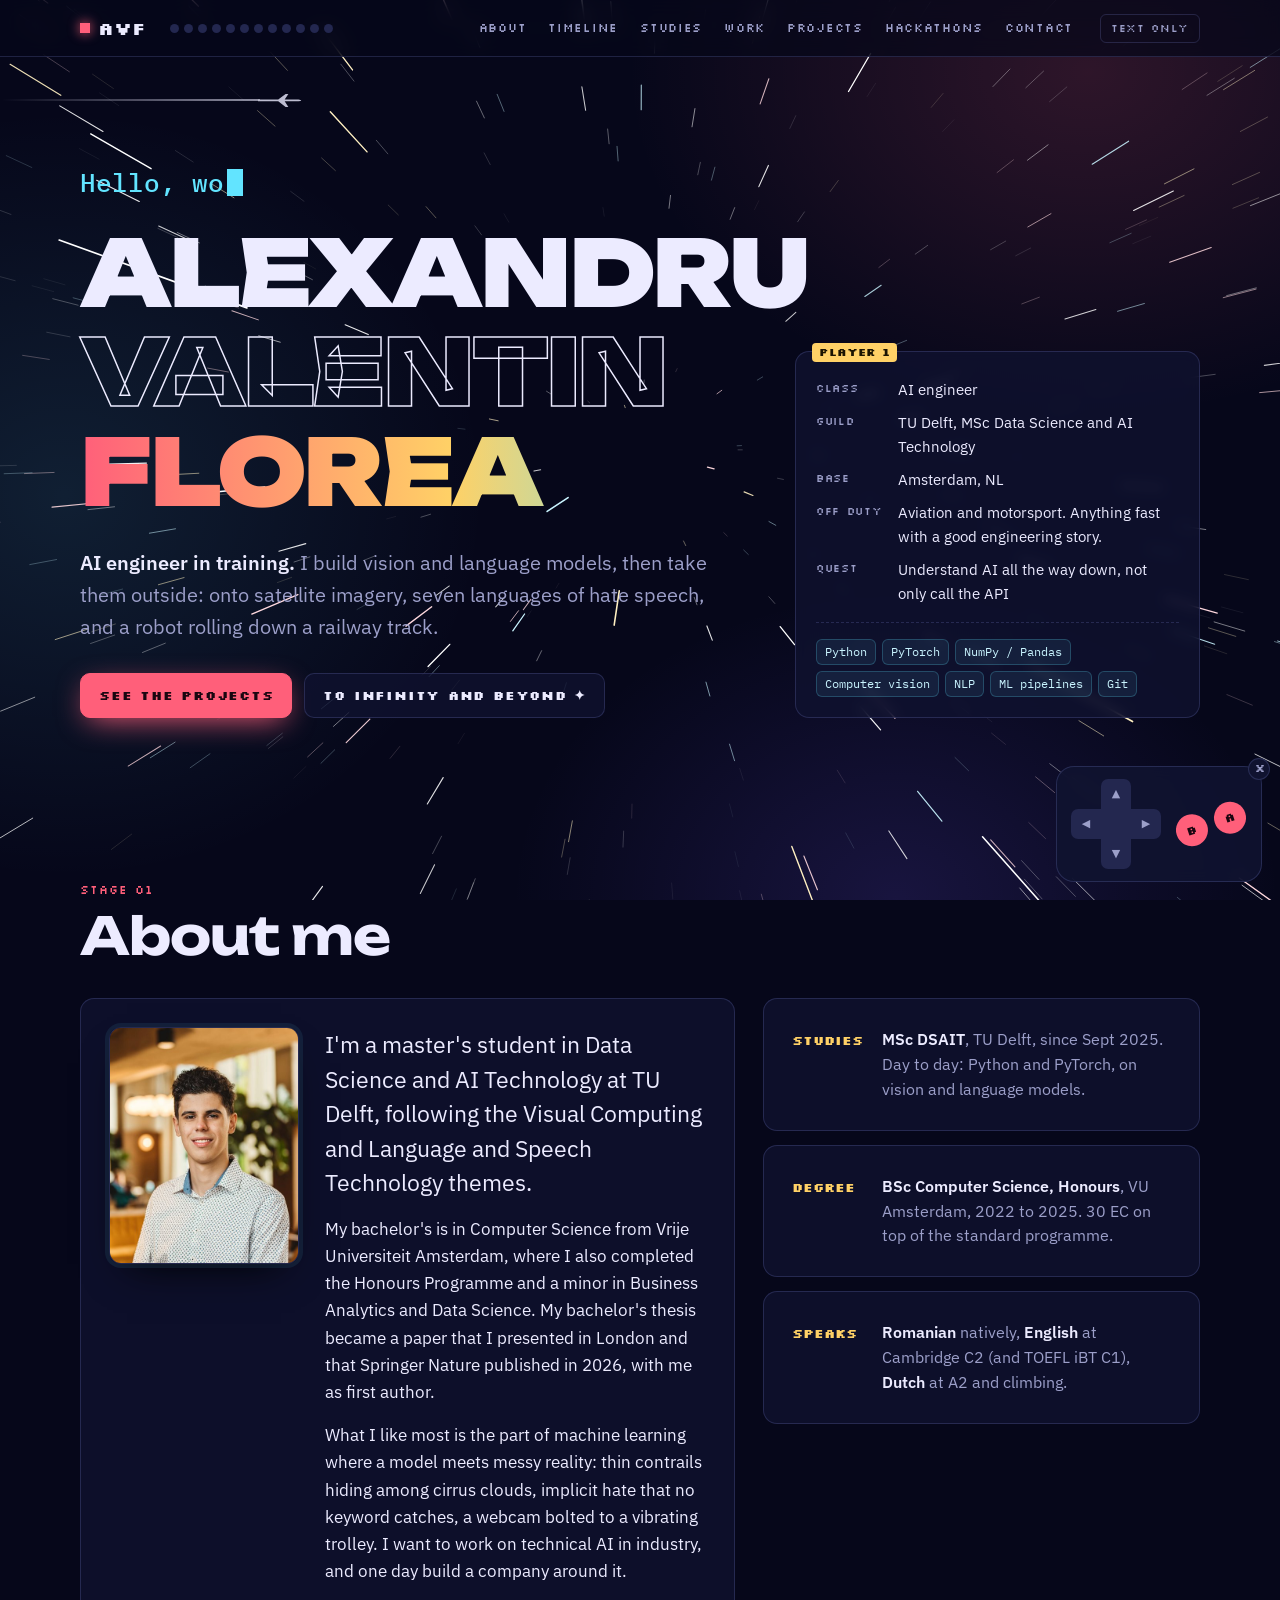
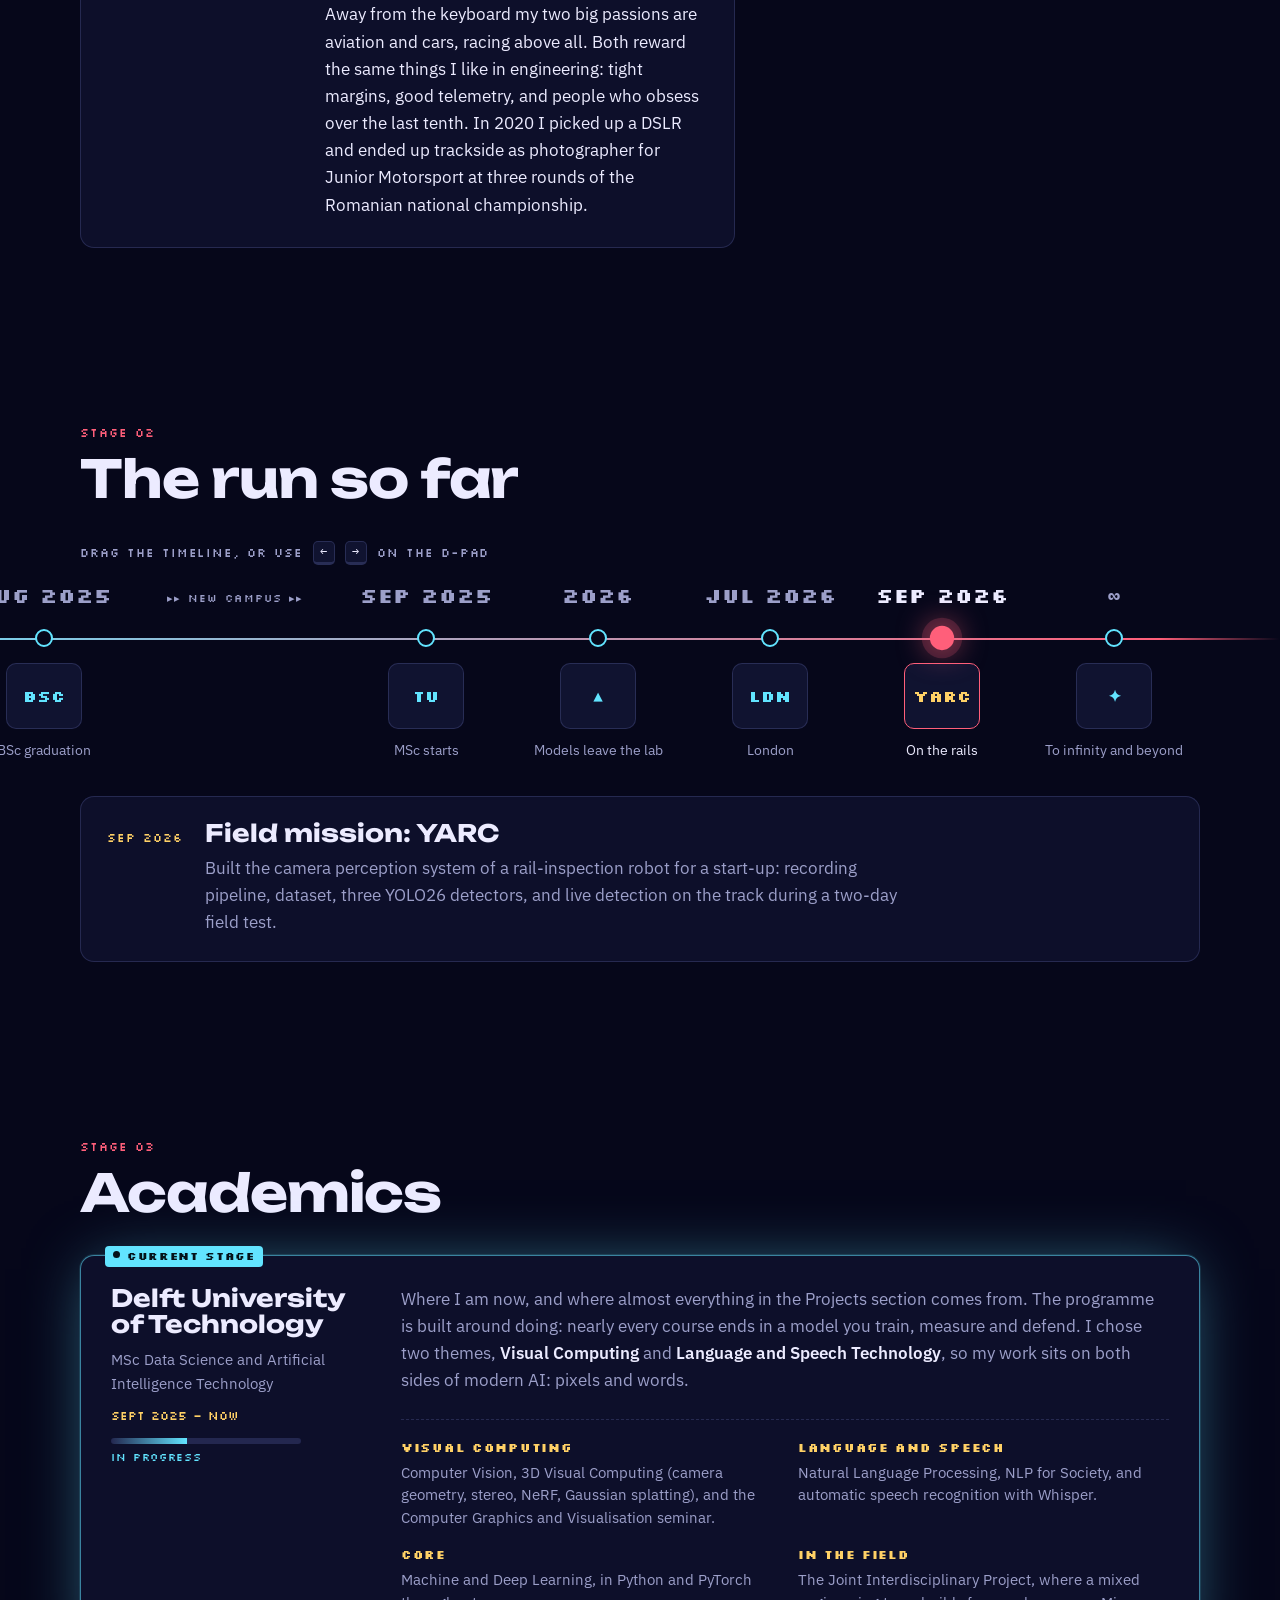
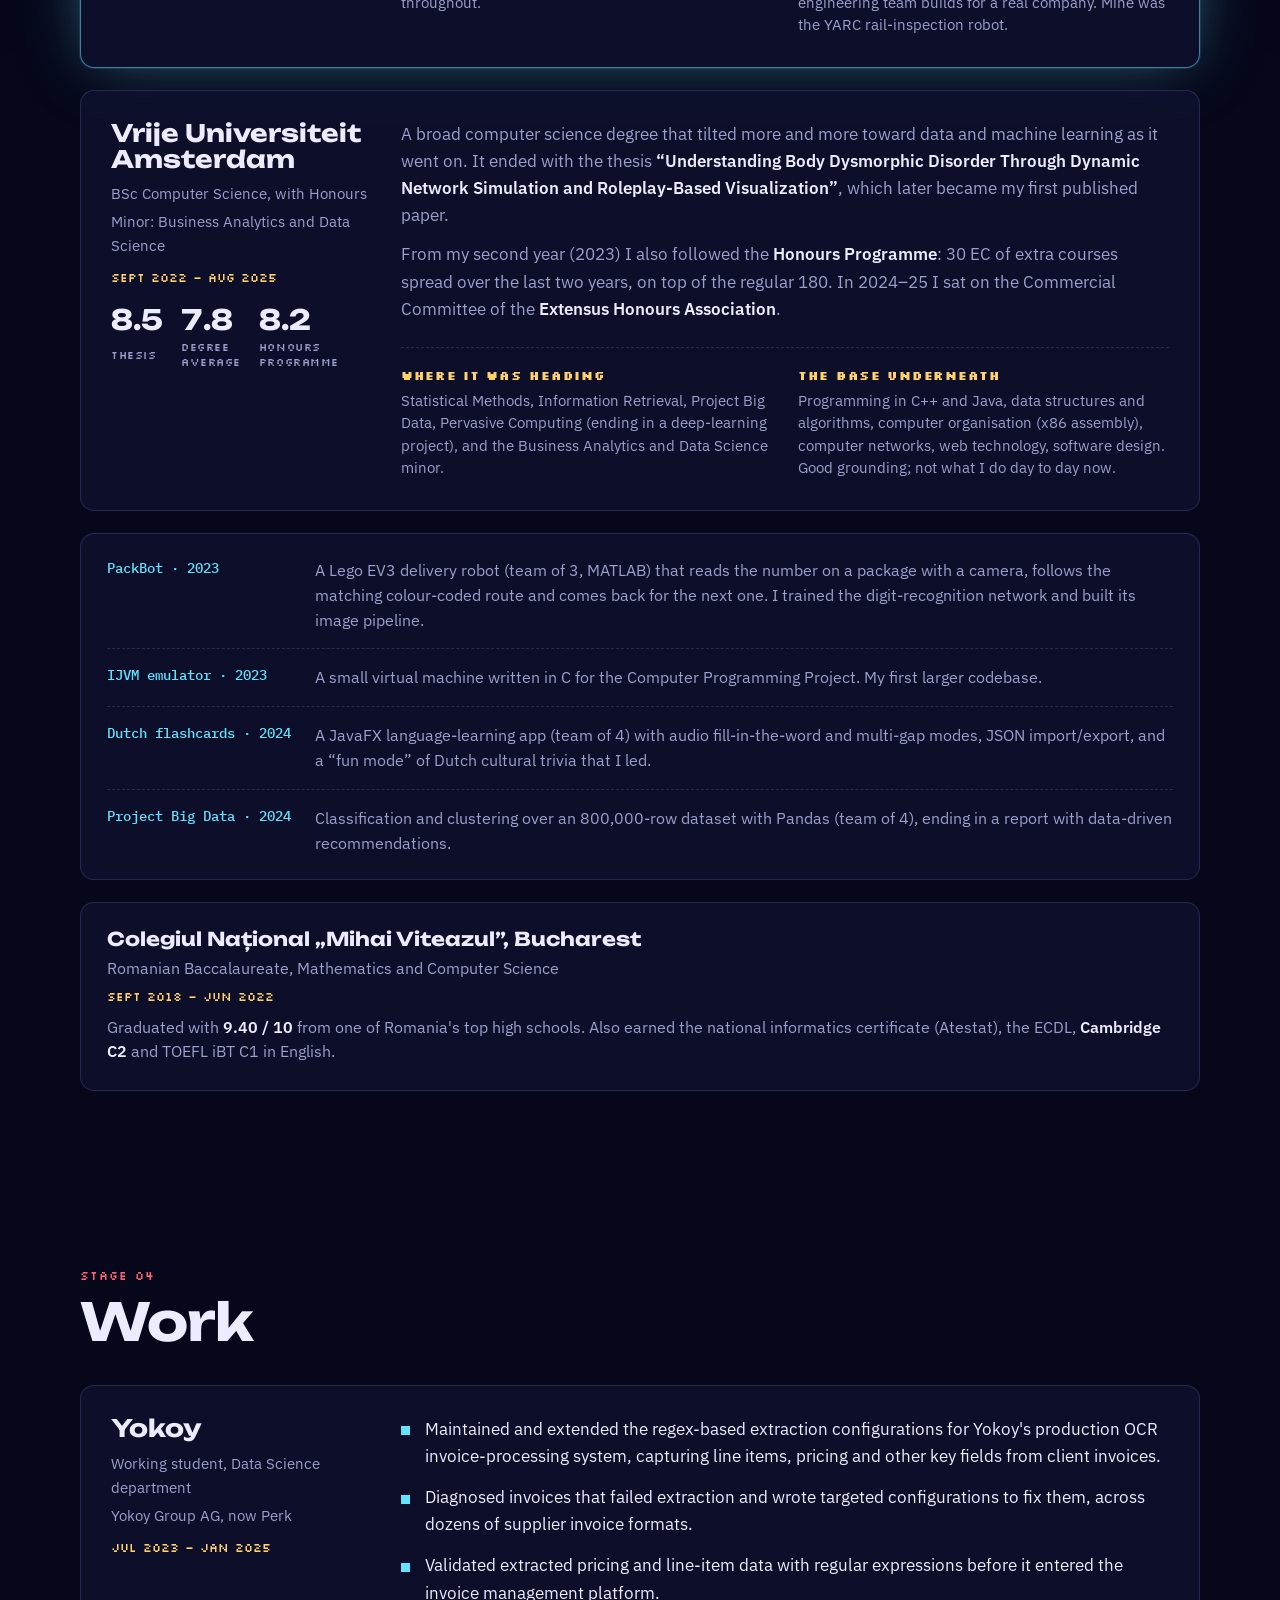
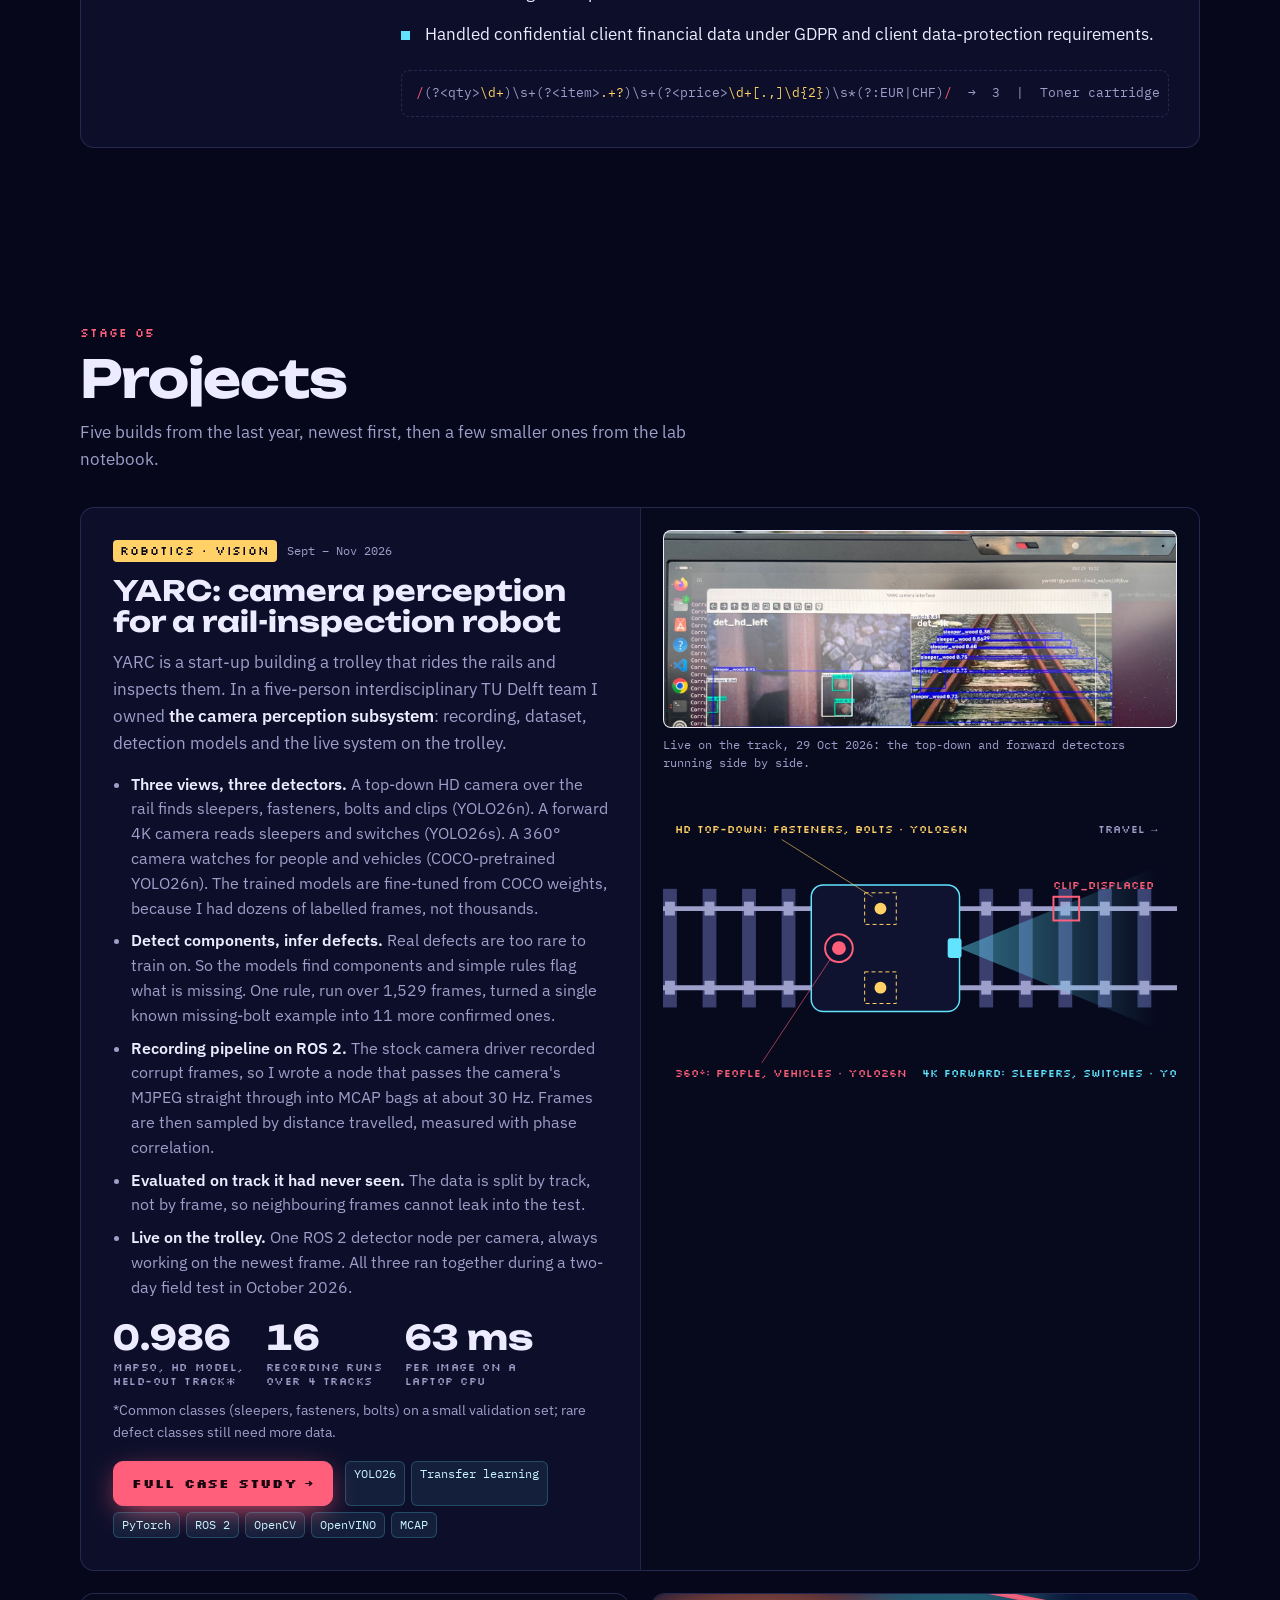
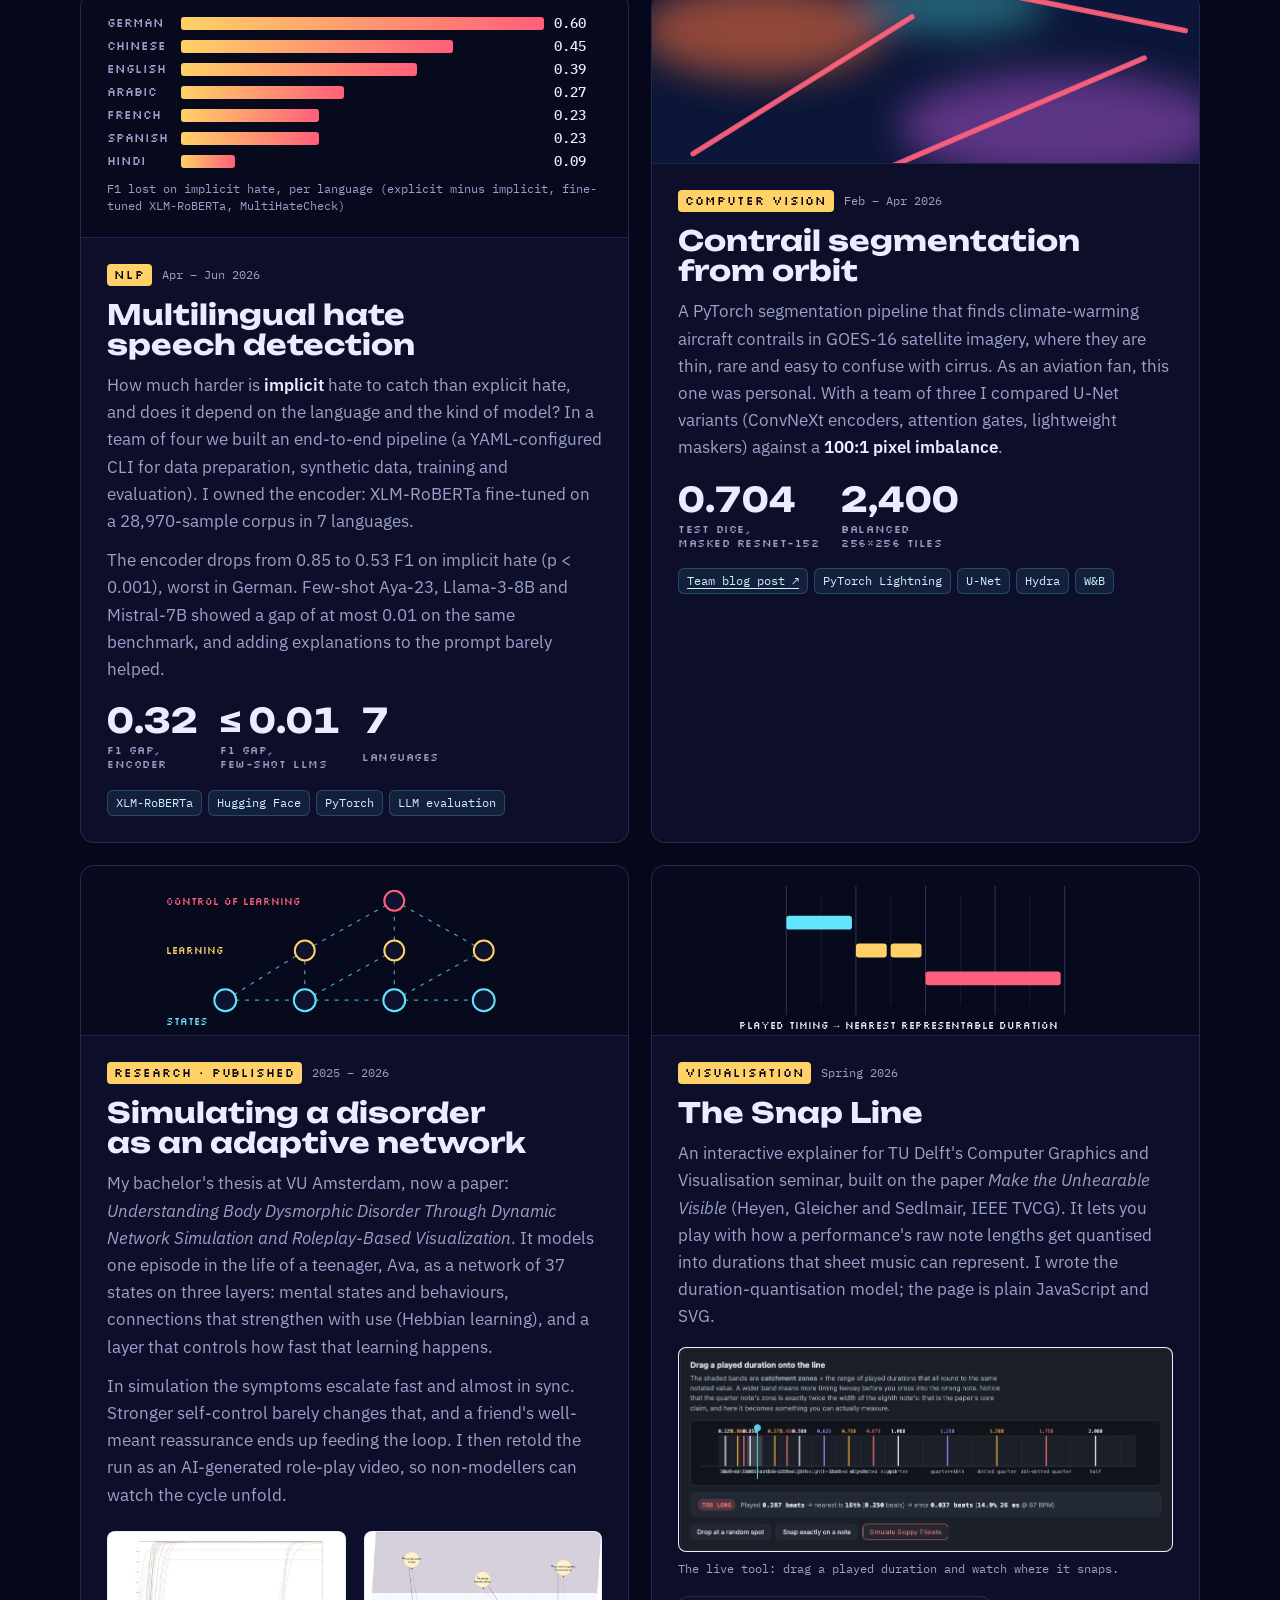
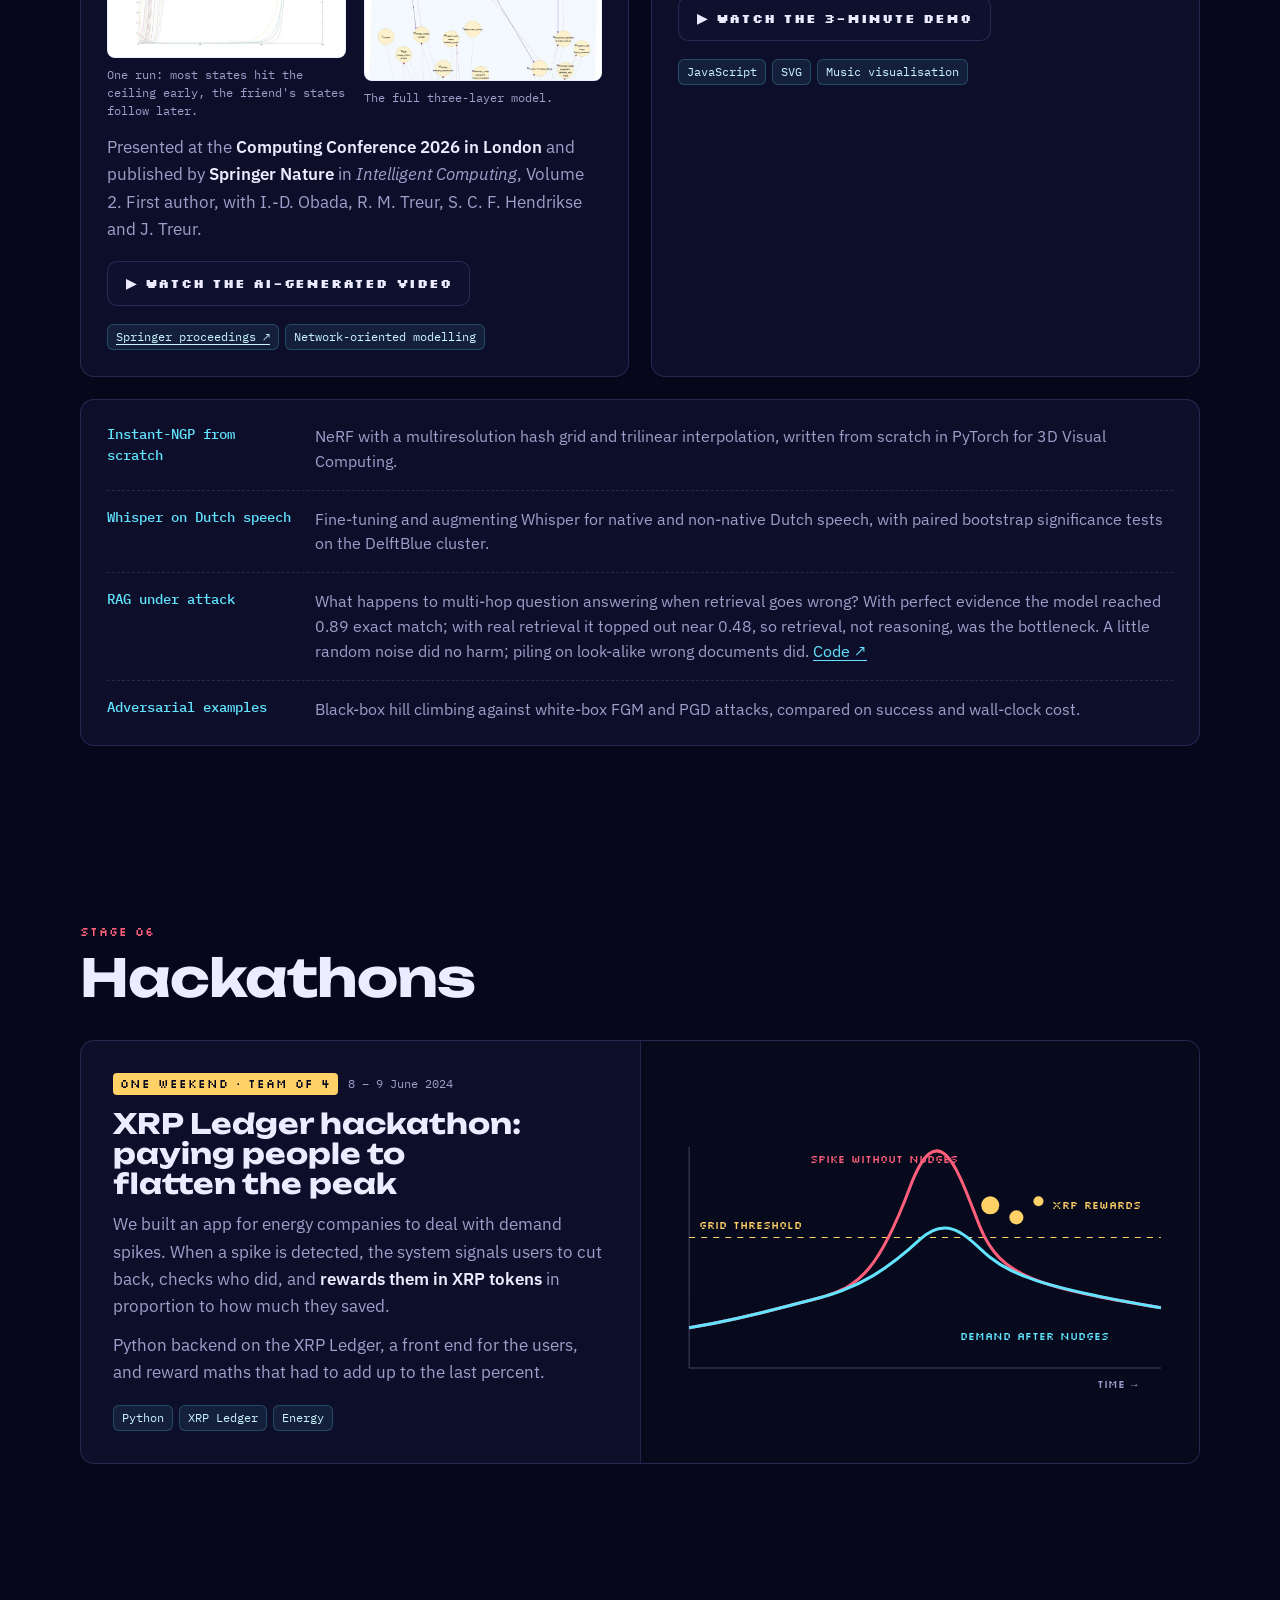
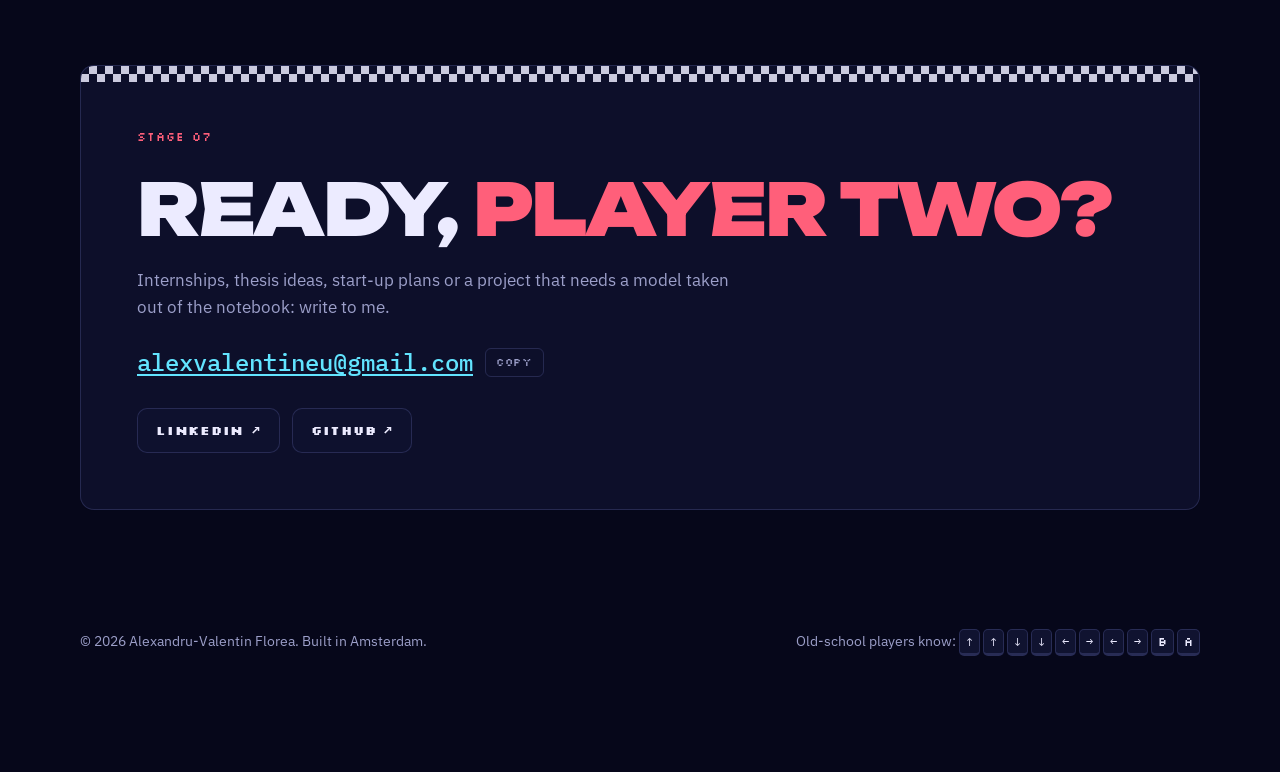
<file: index.html>
<!DOCTYPE html>
<html lang="en">
<head>
<meta charset="utf-8">
<meta name="viewport" content="width=device-width, initial-scale=1">
<title>Alexandru-Valentin Florea</title>
<meta name="description" content="Alexandru-Valentin Florea, AI engineer. MSc Data Science and AI Technology at TU Delft. Computer vision, NLP and robot perception projects.">
<link rel="preconnect" href="https://fonts.googleapis.com">
<link rel="preconnect" href="https://fonts.gstatic.com" crossorigin>
<link href="https://fonts.googleapis.com/css2?family=IBM+Plex+Mono:wght@400;500&family=IBM+Plex+Sans:wght@400;500;600&family=Silkscreen:wght@400;700&family=Unbounded:wght@500;700;900&display=swap" rel="stylesheet">
<link rel="stylesheet" href="style.css">
</head>
<body>
<canvas id="sky" aria-hidden="true"></canvas>

<div class="boot" id="boot" aria-hidden="true"><pre id="bootlog"></pre><div class="skip hud">press any key to skip</div></div>

<div class="warpchip" role="status"><span>Warp engaged</span><button id="warpOff" aria-label="Stop the warp effect">X</button></div>

<header class="nav">
  <div class="wrap">
    <a class="logo" href="#top"><i></i>AVF</a>
    <div class="rev" id="rev" aria-hidden="true" title="Scroll progress"><i></i><i></i><i></i><i></i><i></i><i></i><i></i><i></i><i></i><i></i><i></i><i></i></div>
    <nav aria-label="Sections">
      <a href="#about">About</a><a href="#timeline">Timeline</a><a href="#studies">Studies</a><a href="#work">Work</a><a href="#projects">Projects</a><a href="#hackathons">Hackathons</a><a href="#contact">Contact</a>
    </nav>
    <button class="chip" id="plainBtn" aria-pressed="false">Text only</button>
  </div>
</header>

<main id="top">
<section class="hero" id="start">
  <div class="fly" aria-hidden="true"><i></i><svg viewBox="0 0 50 14"><path d="M0 6h22l8-6h3l-4 6h15q6 1 0 2H29l4 6h-3l-8-6H0z"/></svg></div>
  <div class="wrap">
    <div>
      <p class="hello" aria-label="Hello, guest!"><span id="typed">Hello, guest!</span><span class="caret" aria-hidden="true"></span></p>
      <h1><span>Alexandru</span><span class="l2">Valentin</span><span class="l3">Florea</span></h1>
      <p class="lede"><b>AI engineer in training.</b> I build vision and language models, then take them outside: onto satellite imagery, seven languages of hate speech, and a robot rolling down a railway track.</p>
      <div class="cta">
        <a class="btn go" href="#projects">See the projects</a>
        <button class="btn" id="warpBtn">To infinity and beyond ✦</button>
      </div>
    </div>
    <aside class="card-id" aria-label="Quick facts">
      <dl>
        <dt>Class</dt><dd>AI engineer</dd>
        <dt>Guild</dt><dd>TU Delft, MSc Data Science and AI Technology</dd>
        <dt>Base</dt><dd>Amsterdam, NL</dd>
        <dt>Off duty</dt><dd>Aviation and motorsport. Anything fast with a good engineering story.</dd>
        <dt>Quest</dt><dd>Understand AI all the way down, not only call the API</dd>
      </dl>
      <div class="inv" aria-label="Skills">
        <span class="tag">Python</span><span class="tag">PyTorch</span><span class="tag">NumPy / Pandas</span><span class="tag">Computer vision</span><span class="tag">NLP</span><span class="tag">ML pipelines</span><span class="tag">Git</span>
      </div>
    </aside>
  </div>
</section>

<section id="about">
  <div class="wrap">
    <div class="head"><span class="hud">Stage 01</span><h2>About me</h2></div>
    <div class="about">
      <div class="panel bio">
        <img class="me" alt="Portrait of Alexandru-Valentin Florea" width="480" height="600" src="img/me.jpg">
        <div>
        <p class="big">I'm a master's student in Data Science and AI Technology at TU Delft, following the Visual Computing and Language and Speech Technology themes.</p>
        <p>My bachelor's is in Computer Science from Vrije Universiteit Amsterdam, where I also completed the Honours Programme and a minor in Business Analytics and Data Science. My bachelor's thesis became a paper that I presented in London and that Springer Nature published in 2026, with me as first author.</p>
        <p>What I like most is the part of machine learning where a model meets messy reality: thin contrails hiding among cirrus clouds, implicit hate that no keyword catches, a webcam bolted to a vibrating trolley. I want to work on technical AI in industry, and one day build a company around it.</p>
        <p>Away from the keyboard my two big passions are aviation and cars, racing above all. Both reward the same things I like in engineering: tight margins, good telemetry, and people who obsess over the last tenth. In 2020 I picked up a DSLR and ended up trackside as photographer for Junior Motorsport at three rounds of the Romanian national championship.</p>
        </div>
      </div>
      <div class="facts">
        <div class="panel fact"><b>Studies</b><span><strong>MSc DSAIT</strong>, TU Delft, since Sept 2025. Day to day: Python and PyTorch, on vision and language models.</span></div>
        <div class="panel fact"><b>Degree</b><span><strong>BSc Computer Science, Honours</strong>, VU Amsterdam, 2022 to 2025. 30 EC on top of the standard programme.</span></div>
        <div class="panel fact"><b>Speaks</b><span><strong>Romanian</strong> natively, <strong>English</strong> at Cambridge C2 (and TOEFL iBT C1), <strong>Dutch</strong> at A2 and climbing.</span></div>
      </div>
    </div>
  </div>
</section>

<section id="timeline">
  <div class="wrap">
    <div class="head"><span class="hud">Stage 02</span><h2>The run so far</h2></div>
    <div class="tl-hint hud"><span>Drag the timeline, or use</span><kbd>←</kbd><kbd>→</kbd><span>on the d-pad</span></div>
  </div>
  <div class="tl-scroll" id="tlScroll" tabindex="0" aria-label="Timeline, scrolls sideways"><div class="tl-track" id="tlTrack"></div></div>
  <div class="wrap"><div class="panel stage" id="stage" aria-live="polite"></div></div>
</section>

<section id="studies">
  <div class="wrap">
    <div class="head"><span class="hud">Stage 03</span><h2>Academics</h2></div>
    <article class="panel job edu now">
      <div>
        <h3>Delft University of Technology</h3>
        <div class="meta"><span>MSc Data Science and Artificial Intelligence Technology</span></div>
        <span class="when">Sept 2025 – now</span>
      <div class="loadbar" aria-hidden="true"><i></i></div><span class="loadnote">In progress</span>
      </div>
      <div>
        <p class="t">Where I am now, and where almost everything in the Projects section comes from. The programme is built around doing: nearly every course ends in a model you train, measure and defend. I chose two themes, <b>Visual Computing</b> and <b>Language and Speech Technology</b>, so my work sits on both sides of modern AI: pixels and words.</p>
        <div class="courses">
          <div><h4>Visual computing</h4><p>Computer Vision, 3D Visual Computing (camera geometry, stereo, NeRF, Gaussian splatting), and the Computer Graphics and Visualisation seminar.</p></div>
          <div><h4>Language and speech</h4><p>Natural Language Processing, NLP for Society, and automatic speech recognition with Whisper.</p></div>
          <div><h4>Core</h4><p>Machine and Deep Learning, in Python and PyTorch throughout.</p></div>
          <div><h4>In the field</h4><p>The Joint Interdisciplinary Project, where a mixed engineering team builds for a real company. Mine was the YARC rail-inspection robot.</p></div>
        </div>
      </div>
    </article>
    <article class="panel job edu" style="margin-top:22px">
      <div>
        <h3>Vrije Universiteit Amsterdam</h3>
        <div class="meta"><span>BSc Computer Science, with Honours</span><span>Minor: Business Analytics and Data Science</span></div>
        <span class="when">Sept 2022 – Aug 2025</span>
        <div class="nums"><div><b>8.5</b><span>thesis</span></div><div><b>7.8</b><span>degree<br>average</span></div><div><b>8.2</b><span>honours<br>programme</span></div></div>
      </div>
      <div>
        <p class="t">A broad computer science degree that tilted more and more toward data and machine learning as it went on. It ended with the thesis <b>“Understanding Body Dysmorphic Disorder Through Dynamic Network Simulation and Roleplay-Based Visualization”</b>, which later became my first published paper.</p>
        <p class="t">From my second year (2023) I also followed the <b>Honours Programme</b>: 30 EC of extra courses spread over the last two years, on top of the regular 180. In 2024–25 I sat on the Commercial Committee of the <b>Extensus Honours Association</b>.</p>
        <div class="courses">
          <div><h4>Where it was heading</h4><p>Statistical Methods, Information Retrieval, Project Big Data, Pervasive Computing (ending in a deep-learning project), and the Business Analytics and Data Science minor.</p></div>
          <div><h4>The base underneath</h4><p>Programming in C++ and Java, data structures and algorithms, computer organisation (x86 assembly), computer networks, web technology, software design. Good grounding; not what I do day to day now.</p></div>
        </div>
      </div>
    </article>
    <div class="panel log" aria-label="Built at VU">
      <div><b>PackBot · 2023</b><span>A Lego EV3 delivery robot (team of 3, MATLAB) that reads the number on a package with a camera, follows the matching colour-coded route and comes back for the next one. I trained the digit-recognition network and built its image pipeline.</span></div>
      <div><b>IJVM emulator · 2023</b><span>A small virtual machine written in C for the Computer Programming Project. My first larger codebase.</span></div>
      <div><b>Dutch flashcards · 2024</b><span>A JavaFX language-learning app (team of 4) with audio fill-in-the-word and multi-gap modes, JSON import/export, and a “fun mode” of Dutch cultural trivia that I led.</span></div>
      <div><b>Project Big Data · 2024</b><span>Classification and clustering over an 800,000-row dataset with Pandas (team of 4), ending in a report with data-driven recommendations.</span></div>
    </div>
    <div class="panel school" style="margin-top:22px"><h3>Colegiul Național „Mihai Viteazul”, Bucharest</h3><p>Romanian Baccalaureate, Mathematics and Computer Science</p><span class="when">Sept 2018 – Jun 2022</span><p>Graduated with <b>9.40 / 10</b> from one of Romania's top high schools. Also earned the national informatics certificate (Atestat), the ECDL, <b>Cambridge C2</b> and TOEFL iBT C1 in English.</p></div>
  </div>
</section>

<section id="work">
  <div class="wrap">
    <div class="head"><span class="hud">Stage 04</span><h2>Work</h2></div>
    <article class="panel job">
      <div>
        <h3>Yokoy</h3>
        <div class="meta"><span>Working student, Data Science department</span><span>Yokoy Group AG, now Perk</span></div>
        <span class="when">Jul 2023 – Jan 2025</span>
      </div>
      <div>
        <ul>
          <li>Maintained and extended the regex-based extraction configurations for Yokoy's production OCR invoice-processing system, capturing line items, pricing and other key fields from client invoices.</li>
          <li>Diagnosed invoices that failed extraction and wrote targeted configurations to fix them, across dozens of supplier invoice formats.</li>
          <li>Validated extracted pricing and line-item data with regular expressions before it entered the invoice management platform.</li>
          <li>Handled confidential client financial data under GDPR and client data-protection requirements.</li>
        </ul>
        <div class="rx" aria-hidden="true"><em>/</em>(?&lt;qty&gt;<u>\d+</u>)\s+(?&lt;item&gt;<u>.+?</u>)\s+(?&lt;price&gt;<u>\d+[.,]\d{2}</u>)\s*(?:EUR|CHF)<em>/</em> &nbsp;→&nbsp; 3 &nbsp;|&nbsp; Toner cartridge &nbsp;|&nbsp; 149,90</div>
      </div>
    </article>
  </div>
</section>

<section id="projects">
  <div class="wrap">
    <div class="head"><span class="hud">Stage 05</span><h2>Projects</h2><p class="sub">Five builds from the last year, newest first, then a few smaller ones from the lab notebook.</p></div>

    <article class="panel feature proj">
      <div class="txt">
        <div class="kicker"><span class="hud">Robotics · Vision</span><time>Sept – Nov 2026</time></div>
        <h3>YARC: camera perception for a rail-inspection robot</h3>
        <p>YARC is a start-up building a trolley that rides the rails and inspects them. In a five-person interdisciplinary TU Delft team I owned <b>the camera perception subsystem</b>: recording, dataset, detection models and the live system on the trolley.</p>
        <ul>
          <li><b>Three views, three detectors.</b> A top-down HD camera over the rail finds sleepers, fasteners, bolts and clips (YOLO26n). A forward 4K camera reads sleepers and switches (YOLO26s). A 360° camera watches for people and vehicles (COCO-pretrained YOLO26n). The trained models are fine-tuned from COCO weights, because I had dozens of labelled frames, not thousands.</li>
          <li><b>Detect components, infer defects.</b> Real defects are too rare to train on. So the models find components and simple rules flag what is missing. One rule, run over 1,529 frames, turned a single known missing-bolt example into 11 more confirmed ones.</li>
          <li><b>Recording pipeline on ROS 2.</b> The stock camera driver recorded corrupt frames, so I wrote a node that passes the camera's MJPEG straight through into MCAP bags at about 30 Hz. Frames are then sampled by distance travelled, measured with phase correlation.</li>
          <li><b>Evaluated on track it had never seen.</b> The data is split by track, not by frame, so neighbouring frames cannot leak into the test.</li>
          <li><b>Live on the trolley.</b> One ROS 2 detector node per camera, always working on the newest frame. All three ran together during a two-day field test in October 2026.</li>
        </ul>
        <div class="nums"><div><b>0.986</b><span>mAP50, HD model,<br>held-out track*</span></div><div><b>16</b><span>recording runs<br>over 4 tracks</span></div><div><b>63 ms</b><span>per image on a<br>laptop CPU</span></div></div>
        <p style="font-size:13.5px;margin-top:12px">*Common classes (sleepers, fasteners, bolts) on a small validation set; rare defect classes still need more data.</p>
        <div class="tags"><a class="btn go" href="yarc.html" style="margin-right:6px">Full case study →</a><span class="tag">YOLO26</span><span class="tag">Transfer learning</span><span class="tag">PyTorch</span><span class="tag">ROS 2</span><span class="tag">OpenCV</span><span class="tag">OpenVINO</span><span class="tag">MCAP</span></div>
      </div>
      <div class="viz stack">
        <figure><img class="shot" data-zoom src="img/yarc-laptop.jpg" width="1400" height="536" alt="Laptop on the trolley showing live detections: sleepers, fasteners and bolts boxed in the top-down and forward camera views"><figcaption>Live on the track, 29 Oct 2026: the top-down and forward detectors running side by side.</figcaption></figure>
        <svg viewBox="0 0 520 320" role="img" aria-label="Top-down diagram of the trolley on the rails with the fields of view of its four cameras">
          <defs><clipPath id="clipR"><rect x="0" y="60" width="520" height="200"/></clipPath>
          <linearGradient id="cone" x1="0" x2="1"><stop offset="0" stop-color="#62e4ff" stop-opacity=".45"/><stop offset="1" stop-color="#62e4ff" stop-opacity="0"/></linearGradient></defs>
          <g clip-path="url(#clipR)"><g class="sleepers" id="sleepers"></g></g>
          <path d="M0 120H520M0 200H520" stroke="#9c9fc9" stroke-width="5"/>
          <path d="M300 160 L500 78 L500 242Z" fill="url(#cone)"/>
          <rect x="150" y="96" width="150" height="128" rx="12" fill="#101330" stroke="#62e4ff" stroke-width="1.5"/>
          <rect x="204" y="104" width="32" height="32" fill="none" stroke="#ffd166" stroke-dasharray="4 3"/>
          <rect x="204" y="184" width="32" height="32" fill="none" stroke="#ffd166" stroke-dasharray="4 3"/>
          <circle cx="220" cy="120" r="6" fill="#ffd166"/><circle cx="220" cy="200" r="6" fill="#ffd166"/>
          <circle cx="178" cy="160" r="14" fill="none" stroke="#ff5f7a" stroke-width="2" class="ping"/>
          <circle cx="178" cy="160" r="7" fill="#ff5f7a"/>
          <rect x="288" y="150" width="14" height="20" rx="3" fill="#62e4ff"/>
          <rect x="395" y="108" width="26" height="24" fill="none" stroke="#ff5f7a" stroke-width="2" class="det"/>
          <g font-family="Silkscreen,monospace" font-size="11" fill="#ecebff">
            <text x="395" y="100" fill="#ff5f7a">clip_displaced</text>
            <text x="262" y="290" fill="#62e4ff">4K forward: sleepers, switches · YOLO26s</text>
            <text x="12" y="44" fill="#ffd166">HD top-down: fasteners, bolts · YOLO26n</text>
            <text x="12" y="290" fill="#ff5f7a">360°: people, vehicles · YOLO26n</text>
            <text x="440" y="44" fill="#9c9fc9">travel →</text>
          </g>
          <path d="M120 50 L212 108" stroke="#ffd166" stroke-width="1" opacity=".6"/>
          <path d="M100 276 L170 170" stroke="#ff5f7a" stroke-width="1" opacity=".6"/>
        </svg>
      </div>
    </article>

    <div class="grid">
      <article class="panel card proj">
        <div class="viz auto"><div class="gapbars">
          <div class="bar"><span>German</span><i style="width:100%"></i><b>0.60</b></div><div class="bar"><span>Chinese</span><i style="width:75%"></i><b>0.45</b></div><div class="bar"><span>English</span><i style="width:65%"></i><b>0.39</b></div><div class="bar"><span>Arabic</span><i style="width:45%"></i><b>0.27</b></div><div class="bar"><span>French</span><i style="width:38%"></i><b>0.23</b></div><div class="bar"><span>Spanish</span><i style="width:38%"></i><b>0.23</b></div><div class="bar"><span>Hindi</span><i style="width:15%"></i><b>0.09</b></div>
          <small>F1 lost on implicit hate, per language (explicit minus implicit, fine-tuned XLM-RoBERTa, MultiHateCheck)</small>
        </div></div>
        <div class="txt">
          <div class="kicker"><span class="hud">NLP</span><time>Apr – Jun 2026</time></div>
          <h3>Multilingual hate speech detection</h3>
          <p>How much harder is <b>implicit</b> hate to catch than explicit hate, and does it depend on the language and the kind of model? In a team of four we built an end-to-end pipeline (a YAML-configured CLI for data preparation, synthetic data, training and evaluation). I owned the encoder: XLM-RoBERTa fine-tuned on a 28,970-sample corpus in 7 languages.</p>
          <p>The encoder drops from 0.85 to 0.53 F1 on implicit hate (p &lt; 0.001), worst in German. Few-shot Aya-23, Llama-3-8B and Mistral-7B showed a gap of at most 0.01 on the same benchmark, and adding explanations to the prompt barely helped.</p>
          <div class="nums"><div><b>0.32</b><span>F1 gap,<br>encoder</span></div><div><b>≤ 0.01</b><span>F1 gap,<br>few-shot LLMs</span></div><div><b>7</b><span>languages</span></div></div>
          <div class="tags"><span class="tag">XLM-RoBERTa</span><span class="tag">Hugging Face</span><span class="tag">PyTorch</span><span class="tag">LLM evaluation</span></div>
        </div>
      </article>

      <article class="panel card proj">
        <div class="viz">
          <svg viewBox="0 0 400 170" preserveAspectRatio="xMidYMid slice" role="img" aria-label="Illustration of thin contrails among clouds with the predicted mask drawn over them">
            <defs><filter id="blur"><feGaussianBlur stdDeviation="14"/></filter></defs>
            <rect width="400" height="170" fill="#0b1638"/>
            <g filter="url(#blur)" opacity=".75"><ellipse cx="80" cy="50" rx="90" ry="34" fill="#c05a3a"/><ellipse cx="300" cy="120" rx="120" ry="40" fill="#7a3fa0"/><ellipse cx="220" cy="30" rx="70" ry="22" fill="#2f7f8f"/></g>
            <g stroke="#e8f0ff" stroke-width="1.2" opacity=".55"><path d="M30 140 L190 40"/><path d="M150 160 L360 70"/><path d="M240 20 L390 50"/></g>
            <g stroke="#ff5f7a" stroke-width="4" stroke-linecap="round" opacity=".9"><path class="mask" d="M30 140 L190 40"/><path class="mask" d="M150 160 L360 70"/><path class="mask" d="M240 20 L390 50"/></g>
            <text x="12" y="20" font-family="Silkscreen,monospace" font-size="10" fill="#ecebff">Illustration: contrails and predicted mask</text>
          </svg>
        </div>
        <div class="txt">
          <div class="kicker"><span class="hud">Computer vision</span><time>Feb – Apr 2026</time></div>
          <h3>Contrail segmentation from orbit</h3>
          <p>A PyTorch segmentation pipeline that finds climate-warming aircraft contrails in GOES-16 satellite imagery, where they are thin, rare and easy to confuse with cirrus. As an aviation fan, this one was personal. With a team of three I compared U-Net variants (ConvNeXt encoders, attention gates, lightweight maskers) against a <b>100:1 pixel imbalance</b>.</p>
          <div class="nums"><div><b>0.704</b><span>test Dice,<br>masked ResNet-152</span></div><div><b>2,400</b><span>balanced<br>256×256 tiles</span></div></div>
          <div class="tags"><a class="tag" href="https://hackmd.io/@VV3yr8-_SEO-g-kxwECVKg/B1rwgEKoWx" target="_blank" rel="noopener">Team blog post ↗</a><span class="tag">PyTorch Lightning</span><span class="tag">U-Net</span><span class="tag">Hydra</span><span class="tag">W&amp;B</span></div>
        </div>
      </article>

      <article class="panel card proj">
        <div class="viz">
          <svg viewBox="0 0 400 170" role="img" aria-label="Three-layer adaptive network diagram">
            <g stroke="#62e4ff" stroke-width="1.2" class="edge" opacity=".7">
              <path d="M70 135 L150 135 M150 135 L240 135 M240 135 L330 135 M70 135 L150 85 M150 135 L240 85 M240 135 L330 85 M150 85 L240 35 M240 85 L240 35 M330 85 L240 35 M150 85 L150 135 M240 85 L240 135"/>
            </g>
            <g fill="#101330" stroke-width="2">
              <g stroke="#62e4ff"><circle cx="70" cy="135" r="11"/><circle cx="150" cy="135" r="11"/><circle cx="240" cy="135" r="11"/><circle cx="330" cy="135" r="11"/></g>
              <g stroke="#ffd166"><circle cx="150" cy="85" r="10"/><circle cx="240" cy="85" r="10"/><circle cx="330" cy="85" r="10"/></g>
              <g stroke="#ff5f7a"><circle cx="240" cy="35" r="10"/></g>
            </g>
            <g font-family="Silkscreen,monospace" font-size="10"><text x="10" y="160" fill="#62e4ff">states</text><text x="10" y="89" fill="#ffd166">learning</text><text x="10" y="39" fill="#ff5f7a">control of learning</text></g>
          </svg>
        </div>
        <div class="txt">
          <div class="kicker"><span class="hud">Research · Published</span><time>2025 – 2026</time></div>
          <h3>Simulating a disorder as an adaptive network</h3>
          <p>My bachelor's thesis at VU Amsterdam, now a paper: <i>Understanding Body Dysmorphic Disorder Through Dynamic Network Simulation and Roleplay-Based Visualization</i>. It models one episode in the life of a teenager, Ava, as a network of 37 states on three layers: mental states and behaviours, connections that strengthen with use (Hebbian learning), and a layer that controls how fast that learning happens.</p>
          <p>In simulation the symptoms escalate fast and almost in sync. Stronger self-control barely changes that, and a friend's well-meant reassurance ends up feeding the loop. I then retold the run as an AI-generated role-play video, so non-modellers can watch the cycle unfold.</p>
          <div class="figs"><figure><img class="shot" data-zoom src="img/bdd-simulation.jpg" width="910" height="483" alt="Simulation plot: most symptom curves rise steeply to their maximum early on, a second cluster follows later"><figcaption>One run: most states hit the ceiling early, the friend's states follow later.</figcaption></figure><figure><img class="shot" data-zoom src="img/bdd-model-full.jpg" width="763" height="1263" style="max-height:150px;object-fit:cover;object-position:top" alt="The full three-layer adaptive network model"><figcaption>The full three-layer model.</figcaption></figure></div>
          <p style="margin-top:14px">Presented at the <b>Computing Conference 2026 in London</b> and published by <b>Springer Nature</b> in <i>Intelligent Computing</i>, Volume 2. First author, with I.-D. Obada, R. M. Treur, S. C. F. Hendrikse and J. Treur.</p>
          <div class="cta" style="margin-top:18px"><a class="btn" href="https://www.youtube.com/watch?v=unoVlfvIvpE" target="_blank" rel="noopener">▶ Watch the AI-generated video</a></div>
          <div class="tags"><a class="tag" href="https://link.springer.com/book/10.1007/978-3-032-24807-7" target="_blank" rel="noopener">Springer proceedings ↗</a><span class="tag">Network-oriented modelling</span></div>
        </div>
      </article>

      <article class="panel card proj">
        <div class="viz">
          <svg viewBox="0 0 400 170" role="img" aria-label="Notes snapping onto a rhythmic grid">
            <g stroke="#9c9fc9" stroke-opacity=".3"><path d="M60 20V150M130 20V150M200 20V150M270 20V150M340 20V150"/></g>
            <g stroke="#9c9fc9" stroke-opacity=".12"><path d="M95 30V140M165 30V140M235 30V140M305 30V140"/></g>
            <g fill="#62e4ff"><rect class="snap" style="--off:13px" x="60" y="50" width="66" height="14" rx="3"/><rect class="snap" style="--off:-9px" x="130" y="78" width="31" height="14" rx="3" fill="#ffd166"/><rect class="snap" style="--off:11px" x="165" y="78" width="31" height="14" rx="3" fill="#ffd166"/><rect class="snap" style="--off:-14px" x="200" y="106" width="136" height="14" rx="3" fill="#ff5f7a"/></g>
            <text x="12" y="164" font-family="Silkscreen,monospace" font-size="10" fill="#ecebff">played timing → nearest representable duration</text>
          </svg>
        </div>
        <div class="txt">
          <div class="kicker"><span class="hud">Visualisation</span><time>Spring 2026</time></div>
          <h3>The Snap Line</h3>
          <p>An interactive explainer for TU Delft's Computer Graphics and Visualisation seminar, built on the paper <i>Make the Unhearable Visible</i> (Heyen, Gleicher and Sedlmair, IEEE TVCG). It lets you play with how a performance's raw note lengths get quantised into durations that sheet music can represent. I wrote the duration-quantisation model; the page is plain JavaScript and SVG.</p>
          <figure style="margin-top:16px"><img class="shot" data-zoom data-full="img/snapline-full.jpg" src="img/snapline.jpg" width="999" height="412" alt="Screenshot of The Snap Line: a played duration dragged along a line of representable note values, with its rounding error shown below"><figcaption>The live tool: drag a played duration and watch where it snaps.</figcaption></figure>
          <div class="cta" style="margin-top:18px"><a class="btn" href="https://youtu.be/gYzAbaMeshI" target="_blank" rel="noopener">▶ Watch the 3-minute demo</a></div>
          <div class="tags"><span class="tag">JavaScript</span><span class="tag">SVG</span><span class="tag">Music visualisation</span></div>
        </div>
      </article>
    </div>

    <div class="panel log" aria-label="Smaller builds">
      <div><b>Instant-NGP from scratch</b><span>NeRF with a multiresolution hash grid and trilinear interpolation, written from scratch in PyTorch for 3D Visual Computing.</span></div>
      <div><b>Whisper on Dutch speech</b><span>Fine-tuning and augmenting Whisper for native and non-native Dutch speech, with paired bootstrap significance tests on the DelftBlue cluster.</span></div>
      <div><b>RAG under attack</b><span>What happens to multi-hop question answering when retrieval goes wrong? With perfect evidence the model reached 0.89 exact match; with real retrieval it topped out near 0.48, so retrieval, not reasoning, was the bottleneck. A little random noise did no harm; piling on look-alike wrong documents did. <a href="https://github.com/CarThrottlefan/LLM_w_RAG_testing" target="_blank" rel="noopener">Code ↗</a></span></div>
      <div><b>Adversarial examples</b><span>Black-box hill climbing against white-box FGM and PGD attacks, compared on success and wall-clock cost.</span></div>
    </div>
  </div>
</section>

<section id="hackathons">
  <div class="wrap">
    <div class="head"><span class="hud">Stage 06</span><h2>Hackathons</h2></div>
    <article class="panel feature proj">
      <div class="txt">
        <div class="kicker"><span class="hud">One weekend · team of 4</span><time>8 – 9 June 2024</time></div>
        <h3>XRP Ledger hackathon: paying people to flatten the peak</h3>
        <p>We built an app for energy companies to deal with demand spikes. When a spike is detected, the system signals users to cut back, checks who did, and <b>rewards them in XRP tokens</b> in proportion to how much they saved.</p>
        <p>Python backend on the XRP Ledger, a front end for the users, and reward maths that had to add up to the last percent.</p>
        <div class="tags"><span class="tag">Python</span><span class="tag">XRP Ledger</span><span class="tag">Energy</span></div>
      </div>
      <div class="viz">
        <svg viewBox="0 0 520 300" role="img" aria-label="Illustration: energy demand spikes above a threshold, users reduce usage and receive tokens">
          <path d="M30 250H500M30 250V30" stroke="#9c9fc9" stroke-opacity=".4"/>
          <path d="M30 120H500" stroke="#ffd166" stroke-dasharray="6 6"/>
          <path d="M30 210 C90 200 120 190 160 180 S220 150 250 70 S300 60 320 110 S380 170 500 190" fill="none" stroke="#ff5f7a" stroke-width="3" class="mask" style="stroke-dasharray:700;animation-name:draw7"/>
          <path d="M30 210 C90 200 120 190 160 180 S230 150 260 122 S310 124 330 140 S380 170 500 190" fill="none" stroke="#62e4ff" stroke-width="3"/>
          <g fill="#ffd166"><circle cx="330" cy="88" r="9" class="det"/><circle cx="356" cy="100" r="7"/><circle cx="378" cy="84" r="5" class="det"/></g>
          <g font-family="Silkscreen,monospace" font-size="11"><text x="40" y="112" fill="#ffd166">grid threshold</text><text x="150" y="46" fill="#ff5f7a">spike without nudges</text><text x="300" y="222" fill="#62e4ff">demand after nudges</text><text x="392" y="92" fill="#ffd166">XRP rewards</text><text x="436" y="270" fill="#9c9fc9">time →</text></g>
        </svg>
      </div>
    </article>
  </div>
</section>

<section id="contact">
  <div class="wrap">
    <div class="panel contact">
      <span class="hud" style="color:var(--coral)">Stage 07</span>
      <h2 style="margin-top:22px">Ready, <em>player two?</em></h2>
      <p class="sub" style="margin-top:18px">Internships, thesis ideas, start-up plans or a project that needs a model taken out of the notebook: write to me.</p>
      <div class="mail"><a href="mailto:alexvalentineu@gmail.com" id="mail">alexvalentineu@gmail.com</a><button class="chip" id="copyMail">Copy</button></div>
      <div class="cta">
        <a class="btn" href="https://www.linkedin.com/in/alexandru-valentin-florea/" target="_blank" rel="noopener">LinkedIn ↗</a>
        <a class="btn" href="https://github.com/CarThrottlefan" target="_blank" rel="noopener">GitHub ↗</a>
      </div>
    </div>
  </div>
</section>
</main>

<footer>
  <div class="wrap">
    <span>© 2026 Alexandru-Valentin Florea. Built in Amsterdam.</span>
    <span>Old-school players know: <kbd>↑</kbd> <kbd>↑</kbd> <kbd>↓</kbd> <kbd>↓</kbd> <kbd>←</kbd> <kbd>→</kbd> <kbd>←</kbd> <kbd>→</kbd> <kbd>B</kbd> <kbd>A</kbd></span>
  </div>
</footer>

<div class="pad" id="pad" aria-label="Game pad navigation">
  <button class="x" id="padX" aria-label="Hide or show the game pad">X</button>
  <div class="dpad">
    <button class="u" data-k="ArrowUp" aria-label="Previous section">▲</button>
    <button class="l" data-k="ArrowLeft" aria-label="Earlier on the timeline">◀</button>
    <span class="m"></span>
    <button class="r" data-k="ArrowRight" aria-label="Later on the timeline">▶</button>
    <button class="d" data-k="ArrowDown" aria-label="Next section">▼</button>
  </div>
  <div class="ab"><button data-k="b" aria-label="B button">B</button><button data-k="a" aria-label="A button">A</button></div>
</div>

<div class="modal" id="cheat" role="dialog" aria-modal="true" aria-labelledby="cheatT">
  <div class="box">
    <h3 id="cheatT">Cheat code accepted</h3>
    <p>You unlocked the colouring game, a nod to a pixel-colouring pen I made years ago. Pick a colour and paint the rocket. <a id="penLink" href="#" target="_blank" rel="noopener" hidden>See the original on CodePen ↗</a></p>
    <canvas id="paint" width="320" height="320"></canvas>
    <div class="pal" id="pal"></div>
    <button class="btn" id="cheatClose">Back to the site</button>
  </div>
</div>

<div class="lb" id="lb" aria-hidden="true"><img alt=""></div>

<script>
/* ---------- things to edit ---------- */
const CONFIG={
  codepen:'https://codepen.io/CarThrottlefan/pen/oELwqa' // paste the URL of your CodePen colouring game here and the link in the cheat modal appears
};
const TIMELINE=[
  {y:'2003',ico:'★',nm:'New game',h:'Player one enters',p:'Born in 2003 and raised in Bucharest. Romanian is the first language pack installed.'},
  {gap:'▸▸ fast forward ▸▸'},
  {y:'2018',ico:'9.96',nm:'Middle school done',h:'Stage cleared: Școala Gimnazială 79, Bucharest',p:'Finished middle school with a 9.96 average and scored 9.48 in the Evaluarea Națională, the national exam that decides high school admission in Romania.'},
  {y:'2018',ico:'CNMV',nm:'High school',h:'Stage: Colegiul Național „Mihai Viteazul”, Bucharest',p:'Maths and computer science track at one of Romania’s top high schools. Along the way: the national informatics certificate, the ECDL, Cambridge C2 in English (2021) plus TOEFL iBT at C1, the debate team, and a first job fundraising for WWF.'},
  {y:'2020',ico:'◉',nm:'Trackside',h:'Side quest: motorsport photographer',p:'Lockdown bought time to learn a DSLR properly. It led to shooting three rounds of the Romanian national championship for Junior Motorsport.'},
  {y:'Jun 2022',ico:'9.40',nm:'High school done',h:'Stage cleared: Romanian Baccalaureate',p:'Graduated from Colegiul Național „Mihai Viteazul” with 9.40 in the Baccalaureate, on the maths and computer science track.'},
  {gap:'▸▸ new country ▸▸'},
  {y:'Sep 2022',ico:'VU',nm:'Amsterdam',h:'Stage: Vrije Universiteit Amsterdam',p:'Left Bucharest for the Netherlands to start a BSc in Computer Science at VU Amsterdam, with a minor in Business Analytics and Data Science. New country, new language, first time living abroad.'},
  {y:'2023',ico:'¥OKO¥',cur:1,nm:'Yokoy',h:'Side quest: Yokoy',p:'Joined the Data Science department as a working student, keeping a production OCR invoice system reading correctly. Stayed until January 2025. The same autumn I started the Honours Programme and built PackBot, a Lego robot that reads package numbers.'},
  {y:'Aug 2025',ico:'BSc',nm:'BSc graduation',h:'Stage cleared: BSc Computer Science',p:'Graduated from VU Amsterdam in Computer Science in August, with the Honours Programme finished alongside and an 8.5 for the thesis.'},
  {gap:'▸▸ new campus ▸▸'},
  {y:'Sep 2025',ico:'TU',nm:'MSc starts',h:'Stage: TU Delft',p:'Started the MSc Data Science and AI Technology at TU Delft in September, choosing the Visual Computing and Language and Speech Technology themes.'},
  {y:'2026',ico:'▲',nm:'Models leave the lab',h:'Contrails and seven languages',p:'First year at Delft, and the models start meeting real data: segmenting aircraft contrails in satellite imagery, and measuring how much harder implicit hate speech is to catch than explicit, across seven languages.'},
  {y:'Jul 2026',ico:'LDN',nm:'London',h:'Boss level: Computing Conference 2026',p:'Presented my first paper on stage at the Computing Conference in London. It was later published by Springer Nature in Intelligent Computing, Volume 2, with me as first author.'},
  {y:'Sep 2026',ico:'YARC',nm:'On the rails',h:'Field mission: YARC',p:'Built the camera perception system of a rail-inspection robot for a start-up: recording pipeline, dataset, three YOLO26 detectors, and live detection on the track during a two-day field test.'},
  {y:'∞',ico:'✦',nm:'To infinity and beyond',h:'Next stage: loading',p:'Thesis, industry, and eventually a start-up of my own.',warp:1}
];
/* ------------------------------------ */

const $=s=>document.querySelector(s), $$=s=>[...document.querySelectorAll(s)];
const RM=matchMedia('(prefers-reduced-motion: reduce)').matches;
const store={get(k){try{return sessionStorage.getItem(k)}catch(e){return null}},set(k,v){try{sessionStorage.setItem(k,v)}catch(e){}}};
const still=()=>RM||document.documentElement.classList.contains('plain');

/* starfield + warp */
const sky=$('#sky'),g=sky.getContext('2d');let W,H,warp=0,warpT=0,scrollV=0,lastY=scrollY,raf=0;
const COL=['#ffffff','#ffffff','#ffffff','#c9f4ff','#ffd9df','#fff0c2'];
const star=init=>({x:(Math.random()-.5)*2.4,y:(Math.random()-.5)*2.4,z:init?Math.random()*.95+.05:1,c:COL[Math.random()*COL.length|0]});
let stars=Array.from({length:Math.min(700,Math.round(innerWidth*innerHeight/2600))},()=>star(true));
function size(){const d=Math.min(devicePixelRatio||1,2);W=innerWidth;H=innerHeight;sky.width=W*d;sky.height=H*d;g.setTransform(d,0,0,d,0,0);if(still())draw(0)}
function draw(dt){
  warp+=(warpT-warp)*Math.min(1,dt*3);scrollV*=Math.pow(.02,dt);
  const sp=.012+warp*1.5+Math.min(.7,scrollV*.35),f=Math.max(W,H)*.5,cx=W/2,cy=H/2;
  g.clearRect(0,0,W,H);g.lineCap='round';
  for(const s of stars){
    const pz=s.z;s.z-=sp*dt;
    if(s.z<.02){Object.assign(s,star(false));continue}
    const x=cx+s.x/s.z*f,y=cy+s.y/s.z*f;
    if(x<-50||x>W+50||y<-50||y>H+50){Object.assign(s,star(false));continue}
    const a=Math.min(1,(1-s.z)*1.3+.15),r=(1-s.z)*1.5+.3;
    g.globalAlpha=a;
    if(sp>.08){g.strokeStyle=s.c;g.lineWidth=r;g.beginPath();g.moveTo(cx+s.x/pz*f,cy+s.y/pz*f);g.lineTo(x,y);g.stroke()}
    else{g.fillStyle=s.c;g.beginPath();g.arc(x,y,r,0,6.3);g.fill()}
  }
  g.globalAlpha=1;
}
let t0=0;function loop(t){const dt=Math.min(.05,(t-t0)/1000||0);t0=t;draw(dt);raf=still()?0:requestAnimationFrame(loop)}
function startSky(){if(!raf&&!still())raf=requestAnimationFrame(loop);else if(still())draw(0)}
addEventListener('resize',size);
addEventListener('scroll',()=>{scrollV+=Math.abs(scrollY-lastY)/120;lastY=scrollY},{passive:true});
function setWarp(on){if(still())on=false;warpT=on?1:0;document.documentElement.classList.toggle('warp',!!on)}
$('#warpBtn').onclick=()=>setWarp(!warpT);$('#warpOff').onclick=()=>setWarp(false);
size();startSky();

/* text-only mode */
$('#plainBtn').onclick=e=>{const on=document.documentElement.classList.toggle('plain');e.currentTarget.setAttribute('aria-pressed',on);e.currentTarget.textContent=on?'Full version':'Text only';setWarp(false);size();startSky()};

/* hello, world -> hello, guest */
function typeHello(){
  if(still())return;const el=$('#typed');const seq=[['t','Hello, world.'],['w',900],['d',6],['w',250],['t','guest!']];let s='';el.textContent='';
  (function step(){const a=seq.shift();if(!a)return;
    if(a[0]==='w')return setTimeout(step,a[1]);
    if(a[0]==='t'){let i=0;(function k(){if(i<a[1].length){s+=a[1][i++];el.textContent=s;setTimeout(k,55+Math.random()*60)}else step()})()}
    if(a[0]==='d'){let n=a[1];(function k(){if(n-->0){s=s.slice(0,-1);el.textContent=s;setTimeout(k,60)}else step()})()}
  })();
}

/* boot screen, once per visit */
(function(){
  const b=$('#boot');
  if(RM||store.get('booted')){b.remove();typeHello();return}
  const lines=['<b>AVF-OS</b> v2026.11','','checking memory ............ ok','loading projects [5] ........ ok','mounting /dev/cam0-3 ........ ok','tokenising 7 languages ...... ok','calibrating starfield ....... ok','flaps, trim, tyre temps ..... ok','','<b>&gt; cleared for take-off</b>'];
  const log=$('#bootlog');let i=0,done=false;
  const end=()=>{if(done)return;done=true;store.set('booted','1');b.classList.add('off');setTimeout(()=>b.remove(),600);typeHello();removeEventListener('keydown',end)};
  const iv=setInterval(()=>{if(i<lines.length)log.innerHTML+=lines[i++]+'\n';else{clearInterval(iv);setTimeout(end,500)}},170);
  b.onclick=end;addEventListener('keydown',end);
})();

/* timeline */
const track=$('#tlTrack'),scr=$('#tlScroll'),stage=$('#stage');let sel=0;
const items=TIMELINE.filter(t=>!t.gap);
track.innerHTML=TIMELINE.map(t=>t.gap?`<div class="gap">${t.gap}</div>`:`<button class="node${t.slot?' slot':''}" data-i="${items.indexOf(t)}"><span class="yr">${t.y}</span><span class="dot"></span><span class="ico${t.cur?' cur':''}">${t.ico}</span><span class="nm">${t.nm}</span></button>`).join('');
const nodes=$$('.node');
function pick(i,center=true){
  sel=Math.max(0,Math.min(items.length-1,i));const t=items[sel];
  nodes.forEach((n,k)=>{n.classList.toggle('on',k===sel);n.setAttribute('aria-pressed',k===sel)});
  stage.innerHTML=`<span class="hud">${t.y}</span><h3>${t.h}</h3><p class="${t.todo?'todo':''}">${t.p}</p>${t.warp?'<button class="btn go" id="tlWarp">Engage ✦</button>':''}`;
  if(t.warp)$('#tlWarp').onclick=()=>setWarp(true);
  if(center){const n=nodes[sel];scr.scrollTo({left:n.offsetLeft-scr.clientWidth/2+n.offsetWidth/2,behavior:still()?'auto':'smooth'})}
}
let dragX=null,dragL=0,moved=0;
scr.addEventListener('pointerdown',e=>{if(e.pointerType==='touch')return;dragX=e.clientX;dragL=scr.scrollLeft;moved=0});
addEventListener('pointermove',e=>{if(dragX===null)return;const dx=e.clientX-dragX;moved=Math.max(moved,Math.abs(dx));if(moved>4){scr.classList.add('drag');scr.scrollLeft=dragL-dx}});
addEventListener('pointerup',()=>{dragX=null;scr.classList.remove('drag')});
track.addEventListener('click',e=>{const n=e.target.closest('.node');if(n&&moved<5)pick(+n.dataset.i)});
scr.addEventListener('keydown',e=>{if(e.key==='ArrowRight'){pick(sel+1);e.preventDefault()}if(e.key==='ArrowLeft'){pick(sel-1);e.preventDefault()}});
pick(items.length-2,false);requestAnimationFrame(()=>{const n=nodes[sel];scr.scrollLeft=n.offsetLeft-scr.clientWidth/2+n.offsetWidth/2});

/* rail sleepers for the YARC diagram */
(function(){let s='';for(let x=-40;x<=560;x+=40){s+=`<rect x="${x}" y="100" width="14" height="120" fill="#3a3f6e"/><rect x="${x+2}" y="113" width="10" height="14" fill="#9c9fc9"/><rect x="${x+2}" y="193" width="10" height="14" fill="#9c9fc9"/>`}$('#sleepers').innerHTML=s})();

/* card tilt + glow */
if(matchMedia('(hover:hover)').matches)$$('.card').forEach(c=>{
  c.addEventListener('pointermove',e=>{if(still())return;const r=c.getBoundingClientRect(),x=(e.clientX-r.left)/r.width,y=(e.clientY-r.top)/r.height;
    c.style.setProperty('--mx',x*100+'%');c.style.setProperty('--my',y*100+'%');c.style.setProperty('--ry',(x-.5)*5+'deg');c.style.setProperty('--rx',(.5-y)*5+'deg')});
  c.addEventListener('pointerleave',()=>{c.style.setProperty('--rx','0deg');c.style.setProperty('--ry','0deg');c.style.setProperty('--my','-40%')});
});

/* nav highlight */
const secs=$$('main > section'),links=$$('.nav nav a');
const io=new IntersectionObserver(es=>es.forEach(e=>{if(e.isIntersecting)links.forEach(a=>a.classList.toggle('on',a.getAttribute('href')==='#'+e.target.id))}),{rootMargin:'-45% 0px -50% 0px'});
secs.forEach(s=>io.observe(s));
const leds=$$('#rev i');function rev(){const m=document.documentElement.scrollHeight-innerHeight,n=Math.round((m>0?scrollY/m:0)*12);leds.forEach((l,i)=>l.classList.toggle('on',i<n))}
addEventListener('scroll',rev,{passive:true});rev();

/* d-pad + konami */
const KONAMI=['ArrowUp','ArrowUp','ArrowDown','ArrowDown','ArrowLeft','ArrowRight','ArrowLeft','ArrowRight','b','a'];let buf=[];
function feed(k){buf.push(k.length===1?k.toLowerCase():k);buf=buf.slice(-10);if(buf.join()===KONAMI.join()){buf=[];openCheat()}}
addEventListener('keydown',e=>feed(e.key));
function go(dir){let i=0;secs.forEach((s,k)=>{if(s.getBoundingClientRect().top<=80)i=k});
  const top=secs[i].getBoundingClientRect().top;const j=dir>0?i+1:(top<-40?i:i-1);
  (secs[Math.max(0,Math.min(secs.length-1,j))]).scrollIntoView({behavior:still()?'auto':'smooth',block:'start'})}
$$('#pad [data-k]').forEach(b=>b.onclick=()=>{const k=b.dataset.k;feed(k);
  if(k==='ArrowUp')go(-1);if(k==='ArrowDown')go(1);if(k==='ArrowLeft')pick(sel-1);if(k==='ArrowRight')pick(sel+1)});
$('#padX').onclick=e=>{const m=$('#pad').classList.toggle('min');e.currentTarget.textContent=m?'✛':'X'};
if(innerWidth<700)$('#padX').click();

/* colouring game */
const ART=['................','.......##.......','......#..#......','.....#....#.....','.....#....#.....','.....#.##.#.....','.....#.##.#.....','.....#....#.....','....##....##....','...#.#....#.#...','..#..#....#..#..','..####....####..','.....######.....','......#..#......','.......##.......','................'];
const PAL=['#ff5f7a','#ffd166','#62e4ff','#8dffb0','#b48cff','#ecebff','#0a0c22'];let ink=PAL[0],cells={},painting=false;
const pc=$('#paint'),px=pc.getContext('2d');
function paintAll(){px.fillStyle='#0a0c22';px.fillRect(0,0,320,320);
  for(let y=0;y<16;y++)for(let x=0;x<16;x++){const o=ART[y][x]==='#';px.fillStyle=o?'#ecebff':(cells[x+','+y]||'#0a0c22');px.fillRect(x*20,y*20,20,20);
    if(!o){px.strokeStyle='rgba(150,160,255,.08)';px.strokeRect(x*20+.5,y*20+.5,19,19)}}}
function dab(e){const r=pc.getBoundingClientRect(),x=Math.floor((e.clientX-r.left)/r.width*16),y=Math.floor((e.clientY-r.top)/r.height*16);
  if(x<0||y<0||x>15||y>15||ART[y][x]==='#')return;cells[x+','+y]=ink;paintAll()}
pc.addEventListener('pointerdown',e=>{painting=true;dab(e)});pc.addEventListener('pointermove',e=>painting&&dab(e));addEventListener('pointerup',()=>painting=false);
$('#pal').innerHTML=PAL.map((c,i)=>`<button style="background:${c}" data-c="${c}" class="${i?'':'on'}" aria-label="Colour ${i+1}"></button>`).join('')+'<button class="chip" id="wipe">Clear</button>';
$('#pal').onclick=e=>{const b=e.target.closest('[data-c]');if(b){ink=b.dataset.c;$$('#pal [data-c]').forEach(x=>x.classList.toggle('on',x===b))}if(e.target.id==='wipe'){cells={};paintAll()}};
function openCheat(){paintAll();if(CONFIG.codepen){$('#penLink').href=CONFIG.codepen;$('#penLink').hidden=false}$('#cheat').classList.add('on');$('#cheatClose').focus()}
const closeCheat=()=>$('#cheat').classList.remove('on');
$('#cheatClose').onclick=closeCheat;$('#cheat').onclick=e=>{if(e.target.id==='cheat')closeCheat()};addEventListener('keydown',e=>e.key==='Escape'&&closeCheat());

/* click an image to enlarge it */
document.addEventListener('click',e=>{const i=e.target.closest('img[data-zoom]'),lb=$('#lb');if(i){lb.querySelector('img').src=i.dataset.full||i.src;lb.classList.add('on')}else if(e.target.closest('#lb'))lb.classList.remove('on')});
addEventListener('keydown',e=>e.key==='Escape'&&$('#lb').classList.remove('on'));

/* copy email */
$('#copyMail').onclick=async e=>{const b=e.currentTarget;try{await navigator.clipboard.writeText($('#mail').textContent);b.textContent='Copied'}catch(err){b.textContent='Select and copy'}setTimeout(()=>b.textContent='Copy',1600)};
</script>
</body>
</html>
</file>
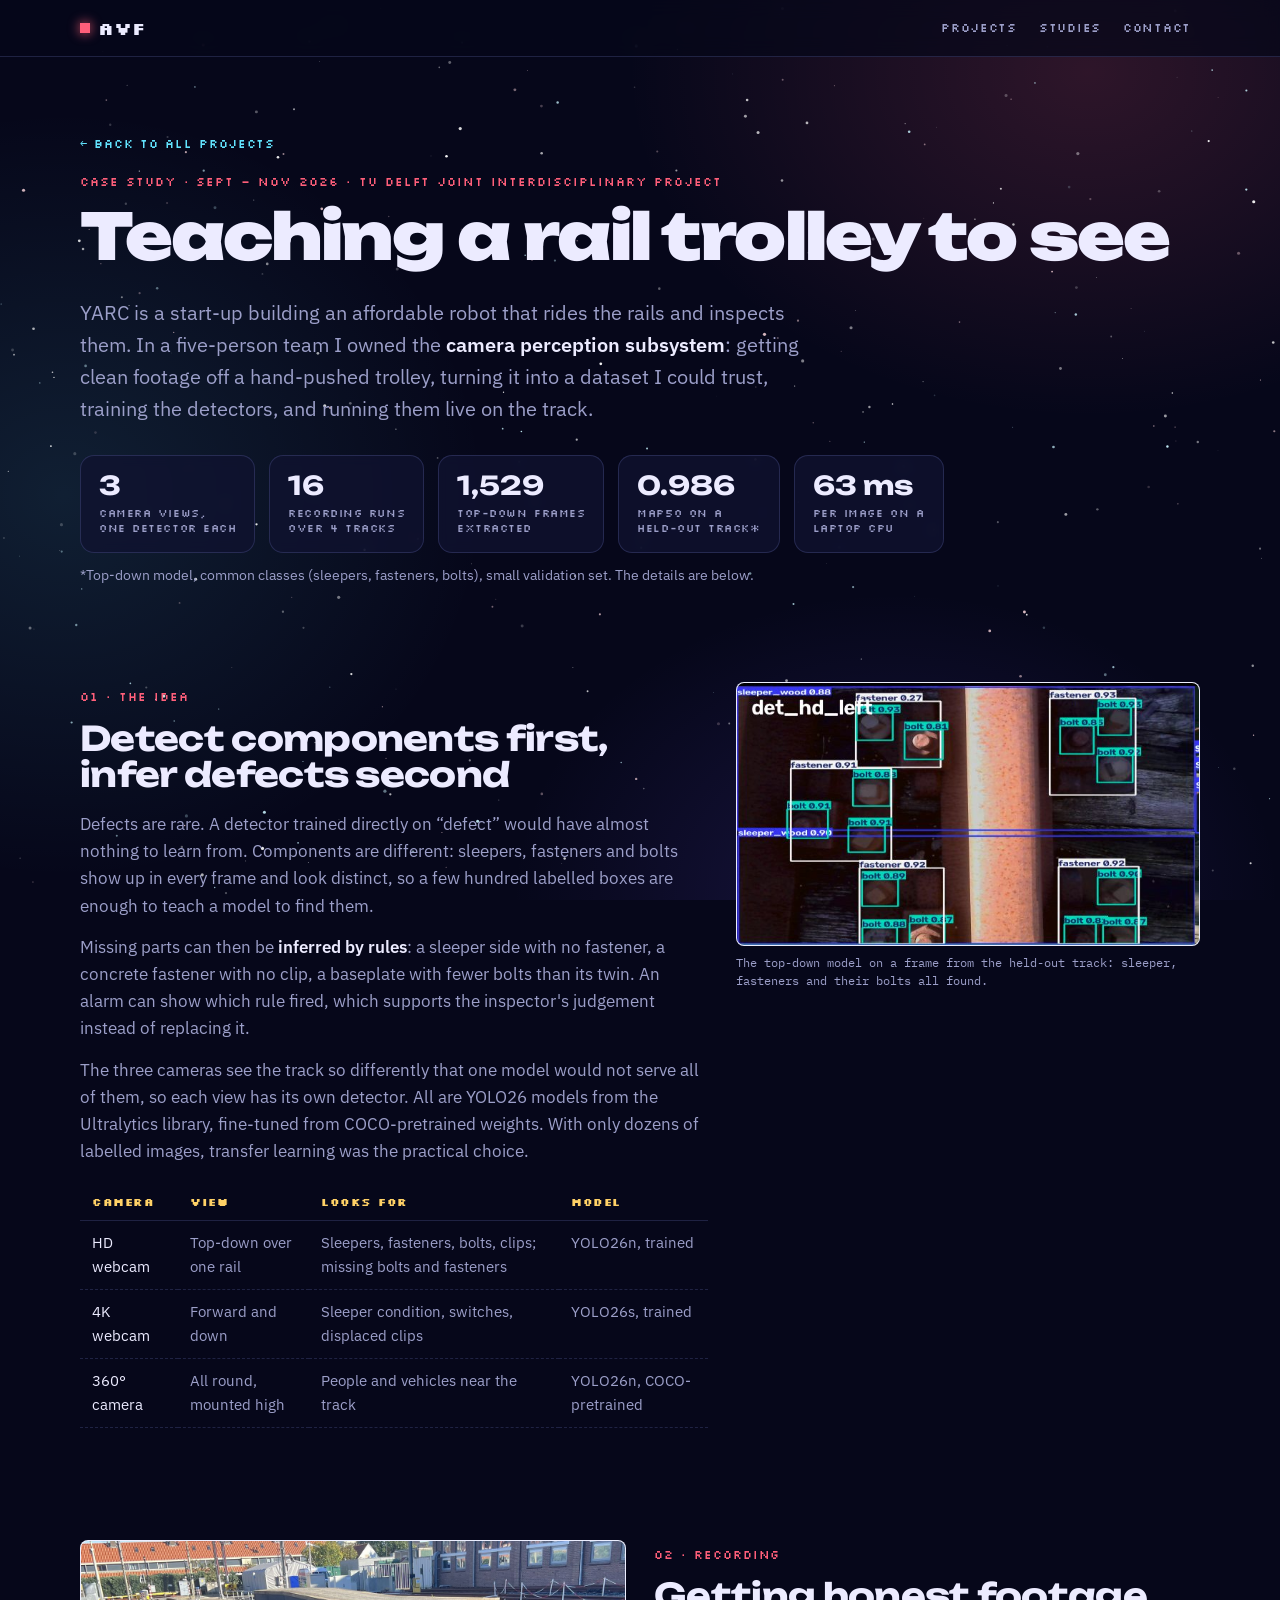
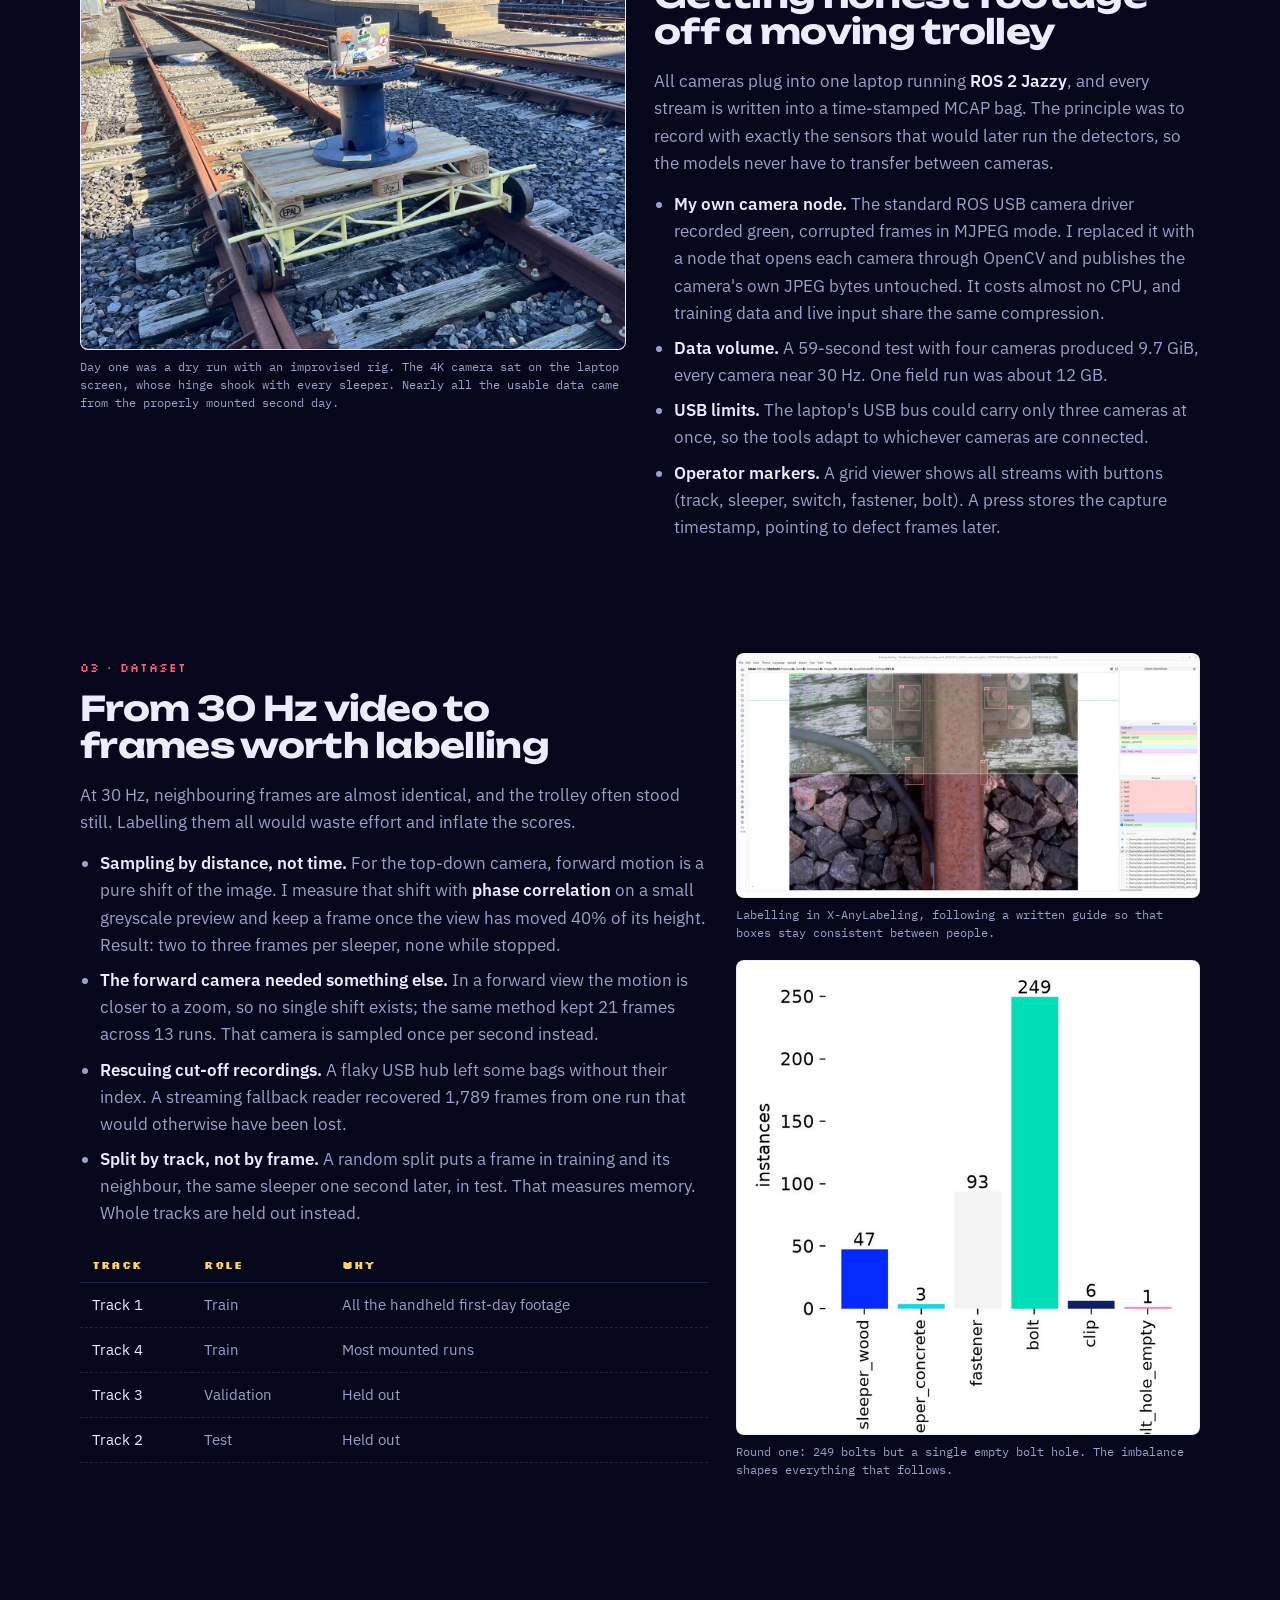
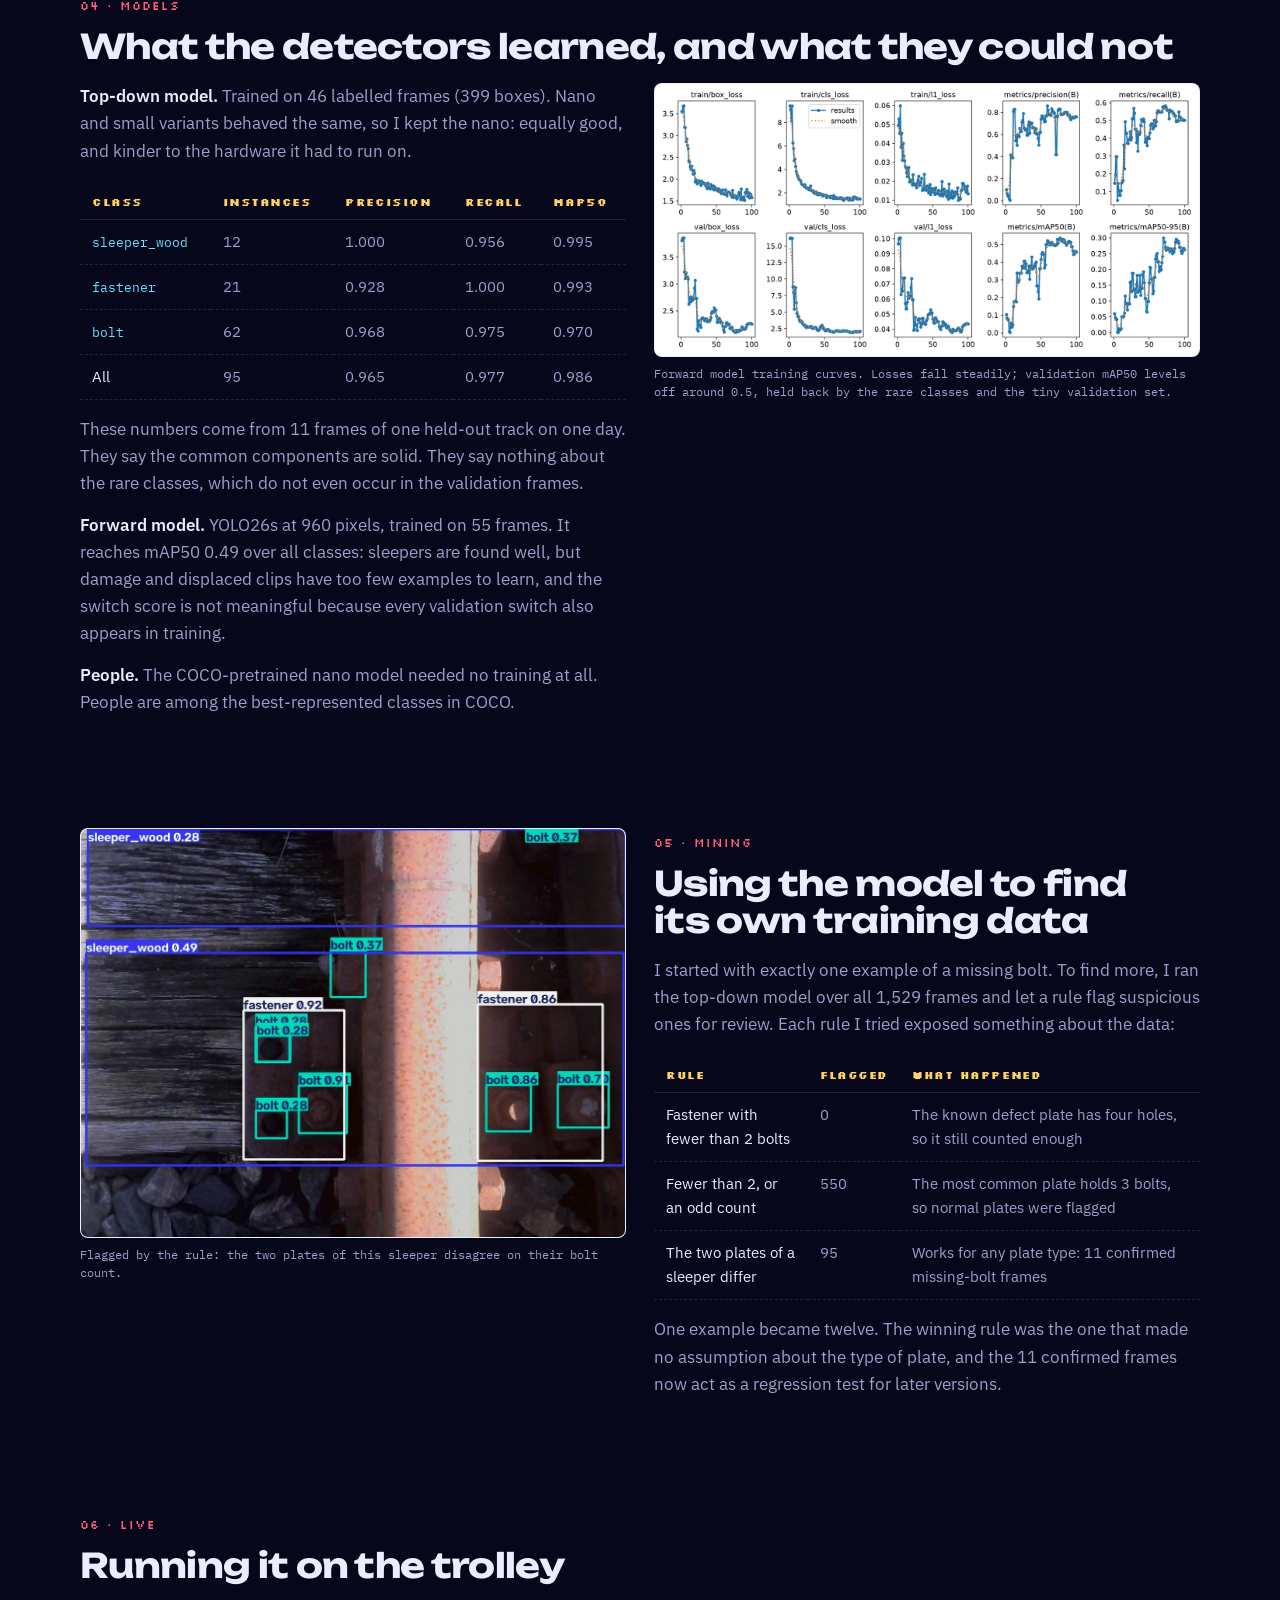
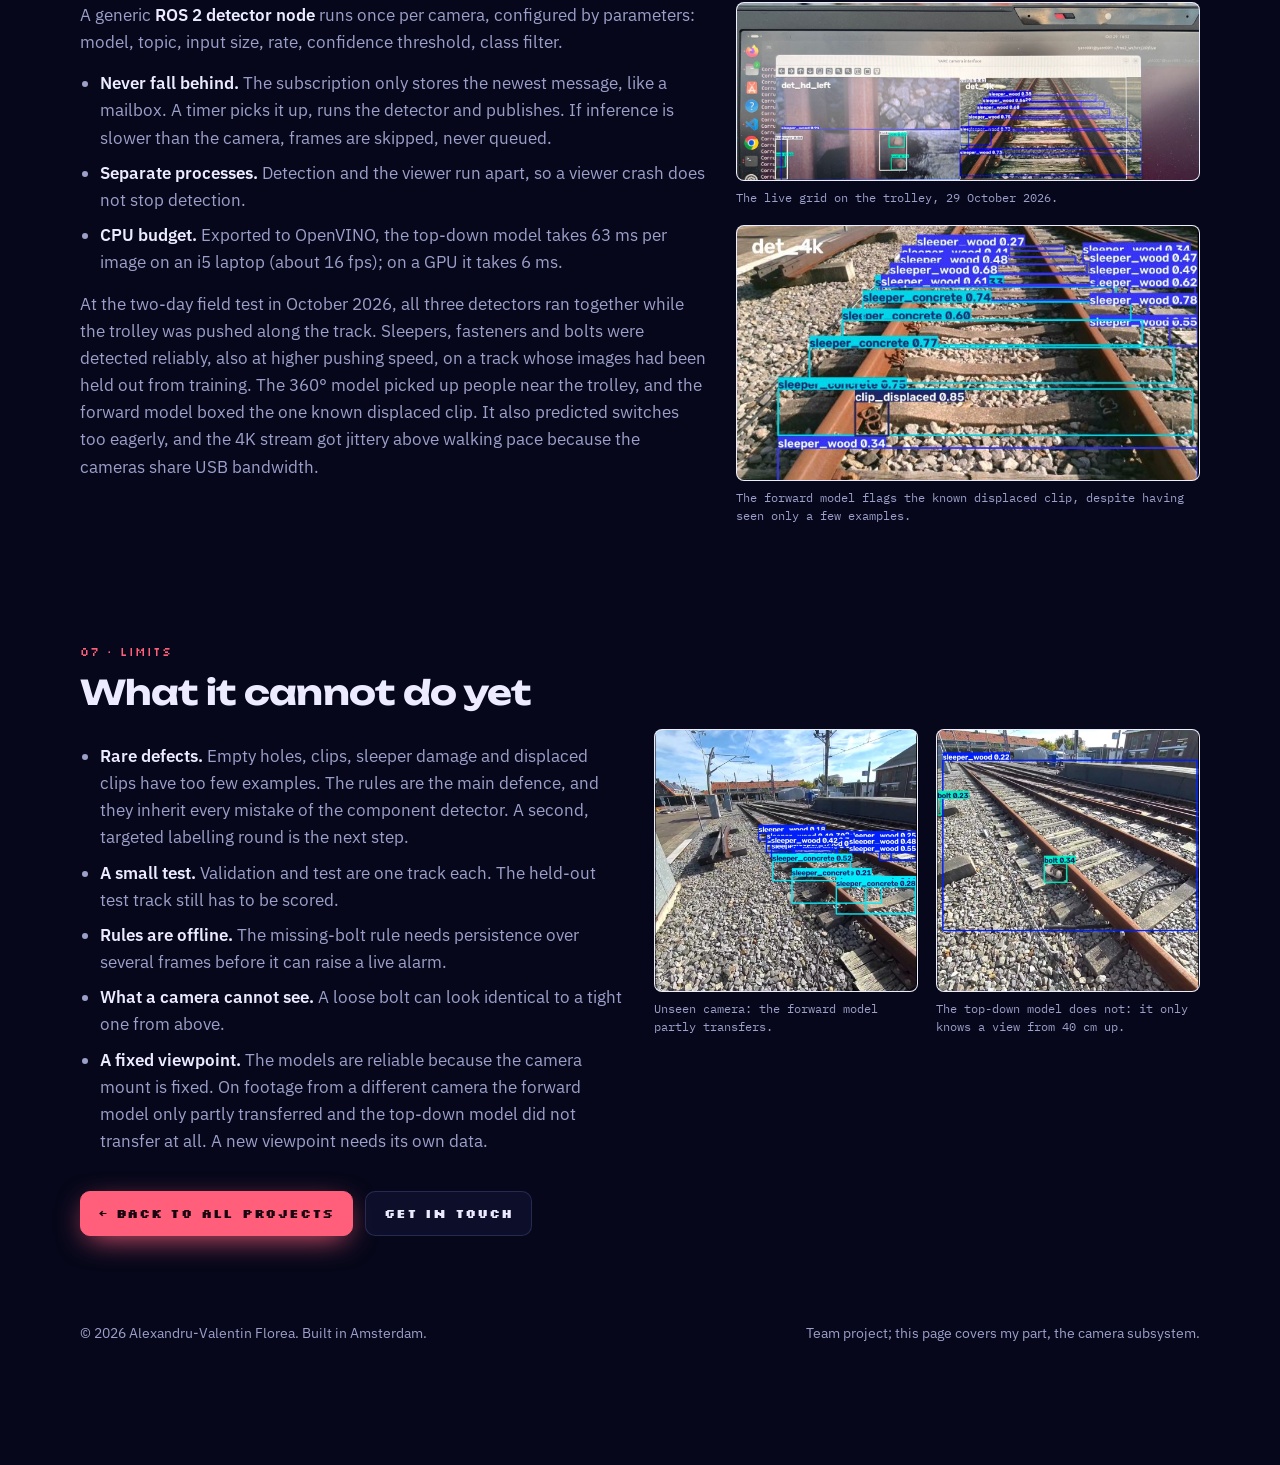
<file: yarc.html>
<!DOCTYPE html>
<html lang="en">
<head>
<meta charset="utf-8">
<meta name="viewport" content="width=device-width, initial-scale=1">
<title>YARC case study · Alexandru-Valentin Florea</title>
<meta name="description" content="How I built the camera perception subsystem of a rail-inspection robot: recording, dataset, YOLO26 detectors and live detection on the track.">
<link rel="preconnect" href="https://fonts.googleapis.com">
<link rel="preconnect" href="https://fonts.gstatic.com" crossorigin>
<link href="https://fonts.googleapis.com/css2?family=IBM+Plex+Mono:wght@400;500&family=IBM+Plex+Sans:wght@400;500;600&family=Silkscreen:wght@400;700&family=Unbounded:wght@500;700;900&display=swap" rel="stylesheet">
<link rel="stylesheet" href="style.css">
</head>
<body>
<canvas id="sky" aria-hidden="true"></canvas>

<header class="nav">
  <div class="wrap">
    <a class="logo" href="index.html"><i></i>AVF</a>
    <nav aria-label="Site">
      <a href="index.html#projects">Projects</a><a href="index.html#studies">Studies</a><a href="index.html#contact">Contact</a>
    </nav>
  </div>
</header>

<main>
<section class="case">
  <div class="wrap">
    <a class="back" href="index.html#projects">← Back to all projects</a>
    <div class="hud" style="color:var(--coral);margin-bottom:14px">Case study · Sept – Nov 2026 · TU Delft Joint Interdisciplinary Project</div>
    <h1>Teaching a rail trolley to see</h1>
    <p class="lede">YARC is a start-up building an affordable robot that rides the rails and inspects them. In a five-person team I owned the <b>camera perception subsystem</b>: getting clean footage off a hand-pushed trolley, turning it into a dataset I could trust, training the detectors, and running them live on the track.</p>
    <div class="keynums">
      <div class="panel"><b>3</b><span>camera views,<br>one detector each</span></div>
      <div class="panel"><b>16</b><span>recording runs<br>over 4 tracks</span></div>
      <div class="panel"><b>1,529</b><span>top-down frames<br>extracted</span></div>
      <div class="panel"><b>0.986</b><span>mAP50 on a<br>held-out track*</span></div>
      <div class="panel"><b>63 ms</b><span>per image on a<br>laptop CPU</span></div>
    </div>
    <p style="font-size:13.5px;color:var(--dim);margin-top:12px">*Top-down model, common classes (sleepers, fasteners, bolts), small validation set. The details are below.</p>
  </div>
</section>

<section class="part">
  <div class="wrap split wide">
    <div>
      <span class="hud">01 · The idea</span>
      <h2>Detect components first, infer defects second</h2>
      <div class="prose">
        <p>Defects are rare. A detector trained directly on “defect” would have almost nothing to learn from. Components are different: sleepers, fasteners and bolts show up in every frame and look distinct, so a few hundred labelled boxes are enough to teach a model to find them.</p>
        <p>Missing parts can then be <b>inferred by rules</b>: a sleeper side with no fastener, a concrete fastener with no clip, a baseplate with fewer bolts than its twin. An alarm can show which rule fired, which supports the inspector's judgement instead of replacing it.</p>
        <p>The three cameras see the track so differently that one model would not serve all of them, so each view has its own detector. All are YOLO26 models from the Ultralytics library, fine-tuned from COCO-pretrained weights. With only dozens of labelled images, transfer learning was the practical choice.</p>
      </div>
      <div class="tblwrap"><table class="tbl">
        <tr><th>Camera</th><th>View</th><th>Looks for</th><th>Model</th></tr>
        <tr><td>HD webcam</td><td>Top-down over one rail</td><td>Sleepers, fasteners, bolts, clips; missing bolts and fasteners</td><td>YOLO26n, trained</td></tr>
        <tr><td>4K webcam</td><td>Forward and down</td><td>Sleeper condition, switches, displaced clips</td><td>YOLO26s, trained</td></tr>
        <tr><td>360° camera</td><td>All round, mounted high</td><td>People and vehicles near the track</td><td>YOLO26n, COCO-pretrained</td></tr>
      </table></div>
    </div>
    <figure><img class="shot" data-zoom src="img/yarc-hd.jpg" width="646" height="366" alt="Top-down view of a rail with boxes around a wooden sleeper, four fasteners and their bolts"><figcaption>The top-down model on a frame from the held-out track: sleeper, fasteners and their bolts all found.</figcaption></figure>
  </div>
</section>

<section class="part">
  <div class="wrap split">
    <figure><img class="shot" data-zoom src="img/yarc-setup.jpg" width="1400" height="1050" alt="A simple trolley on a railway track carrying a laptop and cameras"><figcaption>Day one was a dry run with an improvised rig. The 4K camera sat on the laptop screen, whose hinge shook with every sleeper. Nearly all the usable data came from the properly mounted second day.</figcaption></figure>
    <div>
      <span class="hud">02 · Recording</span>
      <h2>Getting honest footage off a moving trolley</h2>
      <div class="prose">
        <p>All cameras plug into one laptop running <b>ROS 2 Jazzy</b>, and every stream is written into a time-stamped MCAP bag. The principle was to record with exactly the sensors that would later run the detectors, so the models never have to transfer between cameras.</p>
        <ul>
          <li><b>My own camera node.</b> The standard ROS USB camera driver recorded green, corrupted frames in MJPEG mode. I replaced it with a node that opens each camera through OpenCV and publishes the camera's own JPEG bytes untouched. It costs almost no CPU, and training data and live input share the same compression.</li>
          <li><b>Data volume.</b> A 59-second test with four cameras produced 9.7 GiB, every camera near 30 Hz. One field run was about 12 GB.</li>
          <li><b>USB limits.</b> The laptop's USB bus could carry only three cameras at once, so the tools adapt to whichever cameras are connected.</li>
          <li><b>Operator markers.</b> A grid viewer shows all streams with buttons (track, sleeper, switch, fastener, bolt). A press stores the capture timestamp, pointing to defect frames later.</li>
        </ul>
      </div>
    </div>
  </div>
</section>

<section class="part">
  <div class="wrap split wide">
    <div>
      <span class="hud">03 · Dataset</span>
      <h2>From 30 Hz video to frames worth labelling</h2>
      <div class="prose">
        <p>At 30 Hz, neighbouring frames are almost identical, and the trolley often stood still. Labelling them all would waste effort and inflate the scores.</p>
        <ul>
          <li><b>Sampling by distance, not time.</b> For the top-down camera, forward motion is a pure shift of the image. I measure that shift with <b>phase correlation</b> on a small greyscale preview and keep a frame once the view has moved 40% of its height. Result: two to three frames per sleeper, none while stopped.</li>
          <li><b>The forward camera needed something else.</b> In a forward view the motion is closer to a zoom, so no single shift exists; the same method kept 21 frames across 13 runs. That camera is sampled once per second instead.</li>
          <li><b>Rescuing cut-off recordings.</b> A flaky USB hub left some bags without their index. A streaming fallback reader recovered 1,789 frames from one run that would otherwise have been lost.</li>
          <li><b>Split by track, not by frame.</b> A random split puts a frame in training and its neighbour, the same sleeper one second later, in test. That measures memory. Whole tracks are held out instead.</li>
        </ul>
      </div>
      <div class="tblwrap"><table class="tbl">
        <tr><th>Track</th><th>Role</th><th>Why</th></tr>
        <tr><td>Track 1</td><td>Train</td><td>All the handheld first-day footage</td></tr>
        <tr><td>Track 4</td><td>Train</td><td>Most mounted runs</td></tr>
        <tr><td>Track 3</td><td>Validation</td><td>Held out</td></tr>
        <tr><td>Track 2</td><td>Test</td><td>Held out</td></tr>
      </table></div>
    </div>
    <div style="display:grid;gap:18px">
      <figure><img class="shot" data-zoom src="img/yarc-labeling.jpg" width="1300" height="683" alt="A labelling tool with boxes drawn around fasteners and bolts on a top-down rail image"><figcaption>Labelling in X-AnyLabeling, following a written guide so that boxes stay consistent between people.</figcaption></figure>
      <figure><img class="shot" data-zoom src="img/yarc-classes.png" width="700" height="717" alt="Bar chart of labelled boxes per class: 249 bolts, 93 fasteners, 47 wooden sleepers, 6 clips, 3 concrete sleepers, 1 empty bolt hole"><figcaption>Round one: 249 bolts but a single empty bolt hole. The imbalance shapes everything that follows.</figcaption></figure>
    </div>
  </div>
</section>

<section class="part">
  <div class="wrap">
    <span class="hud">04 · Models</span>
    <h2>What the detectors learned, and what they could not</h2>
    <div class="split">
      <div>
        <div class="prose">
          <p><b>Top-down model.</b> Trained on 46 labelled frames (399 boxes). Nano and small variants behaved the same, so I kept the nano: equally good, and kinder to the hardware it had to run on.</p>
        </div>
        <div class="tblwrap"><table class="tbl">
          <tr><th>Class</th><th>Instances</th><th>Precision</th><th>Recall</th><th>mAP50</th></tr>
          <tr><td><code>sleeper_wood</code></td><td>12</td><td>1.000</td><td>0.956</td><td>0.995</td></tr>
          <tr><td><code>fastener</code></td><td>21</td><td>0.928</td><td>1.000</td><td>0.993</td></tr>
          <tr><td><code>bolt</code></td><td>62</td><td>0.968</td><td>0.975</td><td>0.970</td></tr>
          <tr><td>All</td><td>95</td><td>0.965</td><td>0.977</td><td>0.986</td></tr>
        </table></div>
        <div class="prose" style="margin-top:16px">
          <p>These numbers come from 11 frames of one held-out track on one day. They say the common components are solid. They say nothing about the rare classes, which do not even occur in the validation frames.</p>
          <p><b>Forward model.</b> YOLO26s at 960 pixels, trained on 55 frames. It reaches mAP50 0.49 over all classes: sleepers are found well, but damage and displaced clips have too few examples to learn, and the switch score is not meaningful because every validation switch also appears in training.</p>
          <p><b>People.</b> The COCO-pretrained nano model needed no training at all. People are among the best-represented classes in COCO.</p>
        </div>
      </div>
      <figure><img class="shot" data-zoom src="img/yarc-curves.png" width="1400" height="700" alt="Training curves of the forward model: losses falling, validation mAP50 levelling off near 0.5"><figcaption>Forward model training curves. Losses fall steadily; validation mAP50 levels off around 0.5, held back by the rare classes and the tiny validation set.</figcaption></figure>
    </div>
  </div>
</section>

<section class="part">
  <div class="wrap split">
    <figure><img class="shot" data-zoom src="img/yarc-missing-bolt.jpg" width="1100" height="825" alt="Top-down frame where the left baseplate has fewer detected bolts than the right one"><figcaption>Flagged by the rule: the two plates of this sleeper disagree on their bolt count.</figcaption></figure>
    <div>
      <span class="hud">05 · Mining</span>
      <h2>Using the model to find its own training data</h2>
      <div class="prose">
        <p>I started with exactly one example of a missing bolt. To find more, I ran the top-down model over all 1,529 frames and let a rule flag suspicious ones for review. Each rule I tried exposed something about the data:</p>
      </div>
      <div class="tblwrap"><table class="tbl">
        <tr><th>Rule</th><th>Flagged</th><th>What happened</th></tr>
        <tr><td>Fastener with fewer than 2 bolts</td><td>0</td><td>The known defect plate has four holes, so it still counted enough</td></tr>
        <tr><td>Fewer than 2, or an odd count</td><td>550</td><td>The most common plate holds 3 bolts, so normal plates were flagged</td></tr>
        <tr><td>The two plates of a sleeper differ</td><td>95</td><td>Works for any plate type: 11 confirmed missing-bolt frames</td></tr>
      </table></div>
      <div class="prose" style="margin-top:16px"><p>One example became twelve. The winning rule was the one that made no assumption about the type of plate, and the 11 confirmed frames now act as a regression test for later versions.</p></div>
    </div>
  </div>
</section>

<section class="part">
  <div class="wrap">
    <span class="hud">06 · Live</span>
    <h2>Running it on the trolley</h2>
    <div class="split wide">
      <div class="prose">
        <p>A generic <b>ROS 2 detector node</b> runs once per camera, configured by parameters: model, topic, input size, rate, confidence threshold, class filter.</p>
        <ul>
          <li><b>Never fall behind.</b> The subscription only stores the newest message, like a mailbox. A timer picks it up, runs the detector and publishes. If inference is slower than the camera, frames are skipped, never queued.</li>
          <li><b>Separate processes.</b> Detection and the viewer run apart, so a viewer crash does not stop detection.</li>
          <li><b>CPU budget.</b> Exported to OpenVINO, the top-down model takes 63 ms per image on an i5 laptop (about 16 fps); on a GPU it takes 6 ms.</li>
        </ul>
        <p style="margin-top:14px">At the two-day field test in October 2026, all three detectors ran together while the trolley was pushed along the track. Sleepers, fasteners and bolts were detected reliably, also at higher pushing speed, on a track whose images had been held out from training. The 360° model picked up people near the trolley, and the forward model boxed the one known displaced clip. It also predicted switches too eagerly, and the 4K stream got jittery above walking pace because the cameras share USB bandwidth.</p>
      </div>
      <div style="display:grid;gap:18px">
        <figure><img class="shot" data-zoom src="img/yarc-laptop.jpg" width="1400" height="536" alt="Laptop on the trolley showing live detections in the top-down and forward camera views"><figcaption>The live grid on the trolley, 29 October 2026.</figcaption></figure>
        <figure><img class="shot" data-zoom src="img/yarc-4k-clip.jpg" width="642" height="353" alt="Forward camera view with sleepers boxed and one fastening labelled clip_displaced 0.85"><figcaption>The forward model flags the known displaced clip, despite having seen only a few examples.</figcaption></figure>
      </div>
    </div>
  </div>
</section>

<section class="part">
  <div class="wrap">
    <span class="hud">07 · Limits</span>
    <h2>What it cannot do yet</h2>
    <div class="split">
      <div class="prose">
        <ul>
          <li><b>Rare defects.</b> Empty holes, clips, sleeper damage and displaced clips have too few examples. The rules are the main defence, and they inherit every mistake of the component detector. A second, targeted labelling round is the next step.</li>
          <li><b>A small test.</b> Validation and test are one track each. The held-out test track still has to be scored.</li>
          <li><b>Rules are offline.</b> The missing-bolt rule needs persistence over several frames before it can raise a live alarm.</li>
          <li><b>What a camera cannot see.</b> A loose bolt can look identical to a tight one from above.</li>
          <li><b>A fixed viewpoint.</b> The models are reliable because the camera mount is fixed. On footage from a different camera the forward model only partly transferred and the top-down model did not transfer at all. A new viewpoint needs its own data.</li>
        </ul>
      </div>
      <div class="figs" style="margin-top:0">
        <figure><img class="shot" data-zoom src="img/yarc-unseen-4k.jpg" width="900" height="896" alt="Forward model on footage from a different camera, finding some sleepers with low confidence"><figcaption>Unseen camera: the forward model partly transfers.</figcaption></figure>
        <figure><img class="shot" data-zoom src="img/yarc-unseen-hd.jpg" width="900" height="896" alt="Top-down model on footage from a different camera, boxing the whole scene as one sleeper"><figcaption>The top-down model does not: it only knows a view from 40 cm up.</figcaption></figure>
      </div>
    </div>
    <div class="cta" style="margin-top:36px"><a class="btn go" href="index.html#projects">← Back to all projects</a><a class="btn" href="index.html#contact">Get in touch</a></div>
  </div>
</section>
</main>

<footer><div class="wrap"><span>© 2026 Alexandru-Valentin Florea. Built in Amsterdam.</span><span>Team project; this page covers my part, the camera subsystem.</span></div></footer>

<div class="lb" id="lb" aria-hidden="true"><img alt=""></div>

<script>
/* a still starfield and the image lightbox; the animated version lives on the home page */
const c=document.getElementById('sky'),g=c.getContext('2d');
function stars(){const d=Math.min(devicePixelRatio||1,2),W=innerWidth,H=innerHeight;c.width=W*d;c.height=H*d;g.setTransform(d,0,0,d,0,0);
  const n=Math.min(500,Math.round(W*H/3200));for(let i=0;i<n;i++){g.globalAlpha=Math.random()*.8+.15;g.fillStyle=['#fff','#fff','#c9f4ff','#ffd9df'][i%4];g.beginPath();g.arc(Math.random()*W,Math.random()*H,Math.random()*1.3+.3,0,6.3);g.fill()}}
stars();addEventListener('resize',stars);
const lb=document.getElementById('lb');
document.addEventListener('click',e=>{const i=e.target.closest('img[data-zoom]');if(i){lb.querySelector('img').src=i.dataset.full||i.src;lb.classList.add('on')}else if(e.target.closest('#lb'))lb.classList.remove('on')});
addEventListener('keydown',e=>e.key==='Escape'&&lb.classList.remove('on'));
</script>
</body>
</html>
</file>
<file: style.css>
/* Layout idea: one dark sky behind everything; content sits in glassy cockpit panels on a 1120px column; arcade HUD type for labels only. */
:root{
  color-scheme:dark;
  --void:#06071a;
  --panel:rgba(16,19,48,.78);
  --panel-solid:#101330;
  --line:rgba(150,160,255,.18);
  --ink:#ecebff;
  --dim:#9c9fc9;
  --coral:#ff5f7a;
  --cyan:#62e4ff;
  --gold:#ffd166;
  --f-display:"Unbounded","Arial Black",system-ui,sans-serif;
  --f-body:"IBM Plex Sans",system-ui,-apple-system,"Segoe UI",sans-serif;
  --f-hud:"Silkscreen","IBM Plex Mono",ui-monospace,monospace;
  --f-mono:"IBM Plex Mono",ui-monospace,Menlo,monospace;
  --r:14px;
}
*{box-sizing:border-box}
html{scroll-behavior:smooth}
html,body{margin:0}
body{
  background:var(--void);color:var(--ink);font:400 17px/1.6 var(--f-body);
  overflow-x:hidden;-webkit-font-smoothing:antialiased;
}
body::before{ /* nebulae */
  content:"";position:fixed;inset:0;z-index:-2;pointer-events:none;
  background:
    radial-gradient(60vw 45vw at 85% 8%,rgba(255,95,122,.16),transparent 60%),
    radial-gradient(55vw 50vw at 5% 55%,rgba(98,228,255,.11),transparent 60%),
    radial-gradient(50vw 40vw at 70% 100%,rgba(120,90,255,.16),transparent 60%),
    var(--void);
}
#sky{position:fixed;inset:0;width:100%;height:100%;z-index:-1;pointer-events:none}
a{color:var(--cyan);text-underline-offset:3px}
a:hover{color:var(--ink)}
:focus-visible{outline:2px solid var(--gold);outline-offset:3px;border-radius:4px}
button{font:inherit;color:inherit;cursor:pointer}
.wrap{width:min(1120px,100% - 40px);margin-inline:auto}
h1,h2,h3{font-family:var(--f-display);line-height:1.08;margin:0;text-wrap:balance}
p{margin:0}
.hud{font:400 12px/1 var(--f-hud);letter-spacing:.08em;text-transform:uppercase}

/* nav */
.nav{position:sticky;top:0;z-index:20;background:rgba(6,7,26,.72);backdrop-filter:blur(10px);border-bottom:1px solid var(--line)}
.nav .wrap{display:flex;align-items:center;gap:18px;height:56px}
.logo{font:700 18px/1 var(--f-hud);color:var(--ink);text-decoration:none;display:flex;align-items:center;gap:8px}
.logo i{width:10px;height:10px;background:var(--coral);box-shadow:0 0 12px var(--coral);display:block}
.nav nav{display:flex;gap:4px;margin-left:auto;flex-wrap:wrap}
.nav nav a{font:400 12px/1 var(--f-hud);letter-spacing:.06em;text-transform:uppercase;color:var(--dim);text-decoration:none;padding:8px 9px;border-radius:6px}
.nav nav a:hover,.nav nav a.on{color:var(--void);background:var(--cyan)}
.chip{font:400 11px/1 var(--f-hud);letter-spacing:.06em;text-transform:uppercase;border:1px solid var(--line);background:transparent;color:var(--dim);padding:8px 10px;border-radius:6px;white-space:nowrap}
.chip:hover{border-color:var(--cyan);color:var(--ink)}
@media (max-width:860px){.nav nav{display:none}.nav .chip{margin-left:auto}}

/* shift lights: scroll progress as a rev counter */
.rev{display:flex;gap:5px;margin-left:6px}
.rev i{width:9px;height:9px;border-radius:50%;background:#23274f;display:block;transition:background .12s,box-shadow .12s}
.rev i.on{background:#8dffb0;box-shadow:0 0 8px #8dffb0}
.rev i.on:nth-child(n+6){background:var(--coral);box-shadow:0 0 8px var(--coral)}
.rev i.on:nth-child(n+10){background:var(--cyan);box-shadow:0 0 8px var(--cyan)}
@media (max-width:420px){.rev{display:none}}
/* plane crossing the hero with a contrail */
.fly{position:absolute;top:5%;left:0;display:flex;align-items:center;pointer-events:none;opacity:.8;animation:fly 22s linear infinite}
.fly i{width:260px;height:2px;background:linear-gradient(90deg,transparent,rgba(236,235,255,.75));display:block;margin-right:-2px}
.fly svg{width:46px;height:auto;fill:var(--ink)}
@keyframes fly{from{transform:translate(-340px,60px) rotate(-5deg)}to{transform:translate(calc(100vw + 60px),-80px) rotate(-5deg)}}
.plain .fly{display:none}
.hero{position:relative;overflow:hidden}.hero .wrap{position:relative}
.contact{position:relative;overflow:hidden}
.contact::before{content:"";position:absolute;left:0;right:0;top:0;height:16px;background:conic-gradient(var(--ink) 25%,transparent 0 50%,var(--ink) 0 75%,transparent 0) 0 0/16px 16px;opacity:.85}
/* hero */
.hero{padding:clamp(48px,9vw,110px) 0 clamp(40px,6vw,80px)}
.hero .wrap{display:grid;grid-template-columns:1.25fr .75fr;gap:40px;align-items:end}
.hello{font:500 clamp(18px,2.4vw,26px)/1.2 var(--f-mono);color:var(--cyan);min-height:1.3em;margin-bottom:22px}
.hello .caret{display:inline-block;width:.6em;height:1.05em;background:var(--cyan);vertical-align:-.15em;margin-left:3px;animation:blink 1s steps(1) infinite}
@keyframes blink{50%{opacity:0}}
h1{font-weight:900;font-size:clamp(38px,7.4vw,92px);letter-spacing:-.035em;text-transform:uppercase}
h1 span{display:block}
h1 .l2{color:transparent;-webkit-text-stroke:1.5px var(--ink)}
h1 .l3{background:linear-gradient(90deg,var(--coral),var(--gold) 55%,var(--cyan));-webkit-background-clip:text;background-clip:text;color:transparent}
.lede{font-size:clamp(17px,1.6vw,20px);color:var(--dim);max-width:54ch;margin-top:26px}
.lede b{color:var(--ink);font-weight:600}
.cta{display:flex;flex-wrap:wrap;gap:12px;margin-top:30px}
.btn{font:700 13px/1 var(--f-hud);letter-spacing:.06em;text-transform:uppercase;text-decoration:none;padding:15px 18px;border-radius:10px;border:1px solid var(--line);background:var(--panel);color:var(--ink);display:inline-flex;align-items:center;gap:10px;transition:transform .15s,box-shadow .15s,border-color .15s}
.btn:hover{transform:translateY(-2px);border-color:var(--cyan);color:var(--ink)}
.btn.go{background:var(--coral);border-color:var(--coral);color:#1a0610;box-shadow:0 8px 30px -8px var(--coral)}
.btn.go:hover{box-shadow:0 12px 40px -6px var(--coral);color:#1a0610}
.card-id{background:var(--panel);border:1px solid var(--line);border-radius:var(--r);padding:20px;backdrop-filter:blur(6px);position:relative}
.card-id::before{content:"PLAYER 1";position:absolute;top:-9px;left:16px;background:var(--gold);color:#1b1400;font:700 11px/1 var(--f-hud);padding:4px 7px;border-radius:4px}
.card-id dl{margin:6px 0 0;display:grid;grid-template-columns:auto 1fr;gap:9px 16px;font-size:15px}
.card-id dt{font:400 11px/1.9 var(--f-hud);color:var(--dim);text-transform:uppercase;letter-spacing:.06em}
.card-id dd{margin:0}
.inv{display:flex;flex-wrap:wrap;gap:6px;margin-top:16px;padding-top:16px;border-top:1px dashed var(--line)}
.tag{font:400 12px/1 var(--f-mono);padding:6px 8px;border-radius:6px;background:rgba(98,228,255,.08);border:1px solid rgba(98,228,255,.22);color:#c9f4ff}
@media (max-width:860px){.hero .wrap{grid-template-columns:1fr}}

/* sections */
section{padding:clamp(48px,7vw,96px) 0;scroll-margin-top:56px}
.head{display:flex;flex-direction:column;gap:12px;margin-bottom:34px}
.head .hud{color:var(--coral)}
h2{font-weight:700;font-size:clamp(28px,4.4vw,52px);letter-spacing:-.02em}
.sub{color:var(--dim);max-width:62ch}
.panel{background:var(--panel);border:1px solid var(--line);border-radius:var(--r);backdrop-filter:blur(6px)}

/* about */
.about{display:grid;grid-template-columns:1.2fr .8fr;gap:28px}
.about .panel{padding:28px}
.about p+p{margin-top:16px}
.about .big{font-size:clamp(19px,2vw,23px);line-height:1.5}
.facts{display:grid;gap:14px;align-content:start}
.fact{padding:18px 20px;display:flex;gap:16px;align-items:baseline}
.fact b{font:700 13px/1.4 var(--f-hud);color:var(--gold);min-width:74px;text-transform:uppercase}
.fact span{color:var(--dim);font-size:15.5px}
.fact span strong{color:var(--ink);font-weight:600}
@media (max-width:860px){.about{grid-template-columns:1fr}}

.bio{display:grid;grid-template-columns:190px 1fr;gap:26px;align-items:start}
.bio>div p+p{margin-top:16px}
.me{width:100%;height:auto;border-radius:12px;border:1px solid var(--line);box-shadow:0 0 0 4px rgba(98,228,255,.08),0 18px 40px -18px #000;display:block}
@media (max-width:640px){.bio{grid-template-columns:1fr}.me{max-width:200px}}
/* timeline */
.tl-hint{display:flex;gap:10px;align-items:center;color:var(--dim);margin-bottom:14px}
.tl-scroll{overflow-x:auto;cursor:grab;scrollbar-width:thin;scrollbar-color:var(--coral) transparent;padding:6px 0 18px;-webkit-overflow-scrolling:touch}
.tl-scroll.drag{cursor:grabbing;scroll-behavior:auto}
.tl-track{display:flex;align-items:flex-start;width:max-content;min-width:100%;padding:0 max(20px,calc((100vw - 1120px)/2));position:relative}
.tl-track::before{content:"";position:absolute;left:0;right:0;top:53px;height:2px;background:linear-gradient(90deg,transparent,var(--line) 4%,var(--cyan) 50%,var(--coral) 96%,transparent)}
.node{flex:none;width:172px;background:none;border:0;padding:0 8px;text-align:center;position:relative;user-select:none}
.node .yr{font:700 20px/1 var(--f-hud);color:var(--dim);display:block;height:34px}
.node .dot{width:18px;height:18px;margin:10px auto 0;border-radius:50%;background:var(--void);border:2px solid var(--cyan);display:block;transition:transform .2s,background .2s,box-shadow .2s}
.node .ico{margin:16px auto 12px;width:76px;height:66px;border-radius:12px;font-size:16px!important;border-radius:10px;border:1px solid var(--line);background:var(--panel-solid);display:grid;place-items:center;font:700 15px/1 var(--f-hud);color:var(--cyan);transition:transform .2s,border-color .2s}
.node .ico.cur{font-family:var(--f-mono);font-weight:500;letter-spacing:-.02em}
.node .nm{font-size:14px;color:var(--dim);display:block;line-height:1.35}
.node:hover .ico{transform:translateY(-3px);border-color:var(--cyan)}
.node.on .yr{color:var(--ink)}
.node.on .dot{background:var(--coral);border-color:var(--coral);transform:scale(1.35);box-shadow:0 0 0 6px rgba(255,95,122,.18),0 0 24px var(--coral)}
.node.on .ico{border-color:var(--coral);color:var(--gold)}
.node.on .nm{color:var(--ink)}
.node.slot .ico{border-style:dashed;color:var(--dim)}
.gap{flex:none;width:210px;white-space:nowrap;text-align:center;padding-top:8px;font:400 11px/1 var(--f-hud);color:var(--dim);letter-spacing:.1em}
.stage{margin-top:18px;padding:24px 26px;display:grid;grid-template-columns:auto 1fr;gap:8px 22px;align-items:baseline}
.stage .hud{color:var(--gold)}
.stage h3{font-size:clamp(18px,2.2vw,24px);font-weight:700}
.stage p{grid-column:2;color:var(--dim);max-width:70ch}
.stage .btn{grid-column:2;justify-self:start;margin-top:10px}
@media (max-width:640px){.stage{grid-template-columns:1fr}.stage p,.stage .btn{grid-column:1}}
.todo{color:var(--gold)!important;font-family:var(--f-mono);font-size:14px}

/* studies */
.courses{display:grid;grid-template-columns:repeat(2,1fr);gap:20px 26px;margin-top:24px;padding-top:22px;border-top:1px dashed var(--line)}
.courses h4{font:700 12px/1 var(--f-hud);color:var(--gold);margin:0 0 8px;text-transform:uppercase;letter-spacing:.06em}
.courses p{color:var(--dim);font-size:15px;line-height:1.5}
.edu .nums{margin-top:22px;gap:18px}.edu .nums b{font-size:28px}
.edu p.t{color:var(--dim)}.edu p.t b{color:var(--ink);font-weight:600}.edu p.t+p.t{margin-top:12px}
.school{padding:26px}.school h3{font-size:19px;font-weight:700;margin-bottom:6px}.school .when{font:400 12px/1 var(--f-hud);color:var(--gold);display:block;margin:10px 0 12px}
.school p{color:var(--dim);font-size:15.5px}.school p b{color:var(--ink);font-weight:600}
@media (max-width:640px){.courses{grid-template-columns:1fr}}
.edu.now{position:relative;border-color:rgba(98,228,255,.55);box-shadow:0 0 0 1px rgba(98,228,255,.12),0 0 60px -14px rgba(98,228,255,.5)}
.edu.now::before{content:"Current stage";position:absolute;top:-10px;left:24px;background:var(--cyan);color:#04121a;font:700 11px/1 var(--f-hud);text-transform:uppercase;letter-spacing:.06em;padding:5px 8px 5px 22px;border-radius:4px}
.edu.now::after{content:"";position:absolute;top:-5px;left:32px;width:7px;height:7px;border-radius:50%;background:#04121a;animation:blink 1.2s steps(1) infinite}
.loadbar{height:6px;border-radius:3px;background:#23274f;overflow:hidden;margin-top:16px;max-width:190px}
.loadbar i{display:block;height:100%;width:40%;background:linear-gradient(90deg,transparent,var(--cyan));animation:load 1.8s linear infinite}
@keyframes load{from{transform:translateX(-100%)}to{transform:translateX(250%)}}
.loadnote{font:400 11px/1 var(--f-hud);color:var(--cyan);text-transform:uppercase;letter-spacing:.06em;margin-top:8px;display:block}
/* work */
.job{display:grid;grid-template-columns:260px 1fr;gap:30px;padding:30px}
.job h3{font-size:24px;font-weight:700}
.job .meta{color:var(--dim);font-size:15px;margin-top:10px;display:grid;gap:4px}
.job .when{font:400 12px/1 var(--f-hud);color:var(--gold);margin-top:14px;display:block}
.job ul{margin:0;padding:0;list-style:none;display:grid;gap:14px}
.job li{padding-left:24px;position:relative}
.job li::before{content:"";position:absolute;left:0;top:.62em;width:9px;height:9px;background:var(--cyan)}
.job>*{min-width:0}
.rx{font-family:var(--f-mono);font-size:13px;color:var(--dim);margin-top:22px;padding:12px 14px;border:1px dashed var(--line);border-radius:8px;overflow-x:auto;white-space:nowrap}
.rx em{color:var(--coral);font-style:normal}.rx u{color:var(--gold);text-decoration:none}
@media (max-width:760px){.job{grid-template-columns:1fr}}

/* projects */
.feature{display:grid;grid-template-columns:1fr 1fr;gap:0;overflow:hidden;margin-bottom:22px}
.feature .txt{padding:32px}
.feature .viz{background:rgba(4,5,20,.6);border-left:1px solid var(--line);display:grid;place-items:center;padding:18px;min-height:300px}
.feature .viz{place-items:start center}
.feature .viz svg{width:100%;height:auto;max-width:560px;position:sticky;top:76px}
.kicker{display:flex;gap:10px;align-items:center;flex-wrap:wrap;margin-bottom:14px}
.kicker .hud{color:var(--void);background:var(--gold);padding:5px 7px;border-radius:4px}
.kicker time{font:400 12px/1 var(--f-mono);color:var(--dim)}
.proj h3{font-size:clamp(20px,2.4vw,28px);font-weight:700;margin-bottom:12px}
.proj p{color:var(--dim)}
.proj p+p{margin-top:12px}
.proj ul{margin:14px 0 0;padding-left:18px;color:var(--dim);display:grid;gap:8px;font-size:15.5px}
.proj ul b,.proj p b{color:var(--ink);font-weight:600}
.tags{display:flex;flex-wrap:wrap;gap:6px;margin-top:18px}
.nums{display:flex;flex-wrap:wrap;gap:22px;margin-top:20px}
.nums div{display:grid;gap:6px}
.nums b{font:700 clamp(24px,3vw,34px)/1 var(--f-display);color:var(--ink);font-variant-numeric:tabular-nums}
.nums span{font:400 11px/1.3 var(--f-hud);color:var(--dim);text-transform:uppercase;letter-spacing:.05em}
.grid{display:grid;grid-template-columns:repeat(2,1fr);gap:22px}
.card{padding:0;overflow:hidden;position:relative;transform:perspective(900px) rotateX(var(--rx,0deg)) rotateY(var(--ry,0deg));transition:transform .2s ease-out,border-color .2s}
.card:hover{border-color:rgba(98,228,255,.5)}
.card::after{content:"";position:absolute;inset:0;pointer-events:none;background:radial-gradient(300px circle at var(--mx,50%) var(--my,-40%),rgba(98,228,255,.13),transparent 60%)}
.card .viz{height:170px;background:rgba(4,5,20,.6);border-bottom:1px solid var(--line);display:grid;place-items:center;overflow:hidden}
.card .viz svg{width:100%;height:100%}
.card .txt{padding:26px}
@media (max-width:860px){.feature,.grid{grid-template-columns:1fr}.feature .viz{border-left:0;border-top:1px solid var(--line)}}
.bars{width:100%;padding:0 26px;display:grid;gap:14px}
.bar{display:grid;grid-template-columns:78px 1fr 44px;gap:10px;align-items:center;font:400 12px/1 var(--f-hud);color:var(--dim)}
.bar i{height:16px;border-radius:3px;display:block;transform-origin:left;animation:grow 1.2s cubic-bezier(.2,.8,.2,1) both}
.bar b{color:var(--ink);font:500 14px/1 var(--f-mono);font-variant-numeric:tabular-nums}
.bars small{font:400 12px/1.3 var(--f-mono);color:var(--gold)}
@keyframes grow{from{transform:scaleX(.05)}}
.log{margin-top:22px;padding:8px 26px}
.log div{display:grid;grid-template-columns:190px 1fr;gap:18px;padding:16px 0;border-bottom:1px dashed var(--line)}
.log div:last-child{border:0}
.log b{font:500 14px/1.5 var(--f-mono);color:var(--cyan)}
.log span{color:var(--dim);font-size:15.5px}
@media (max-width:640px){.log div{grid-template-columns:1fr;gap:4px}}
.split>*,.figs>*,.grid>*,.about>*,.hero .wrap>*{min-width:0}

/* svg animation */
.sleepers{animation:roll 1.1s linear infinite}
@keyframes roll{to{transform:translateX(-40px)}}
.ping{animation:ping 2.4s ease-out infinite;transform-origin:center;transform-box:fill-box}
@keyframes ping{from{transform:scale(.4);opacity:.9}to{transform:scale(2.6);opacity:0}}
.det{animation:blink 1.1s steps(1) infinite}
.mask{stroke-dasharray:240;animation:draw 5s ease-in-out infinite}
@keyframes draw{0%,10%{stroke-dashoffset:240}45%,80%{stroke-dashoffset:0}100%{stroke-dashoffset:240}}
.edge{stroke-dasharray:4 6;animation:flow 1.2s linear infinite}
@keyframes draw7{0%,10%{stroke-dashoffset:700}45%,80%{stroke-dashoffset:0}100%{stroke-dashoffset:700}}
@keyframes flow{to{stroke-dashoffset:-20}}
.snap{animation:snap 4s cubic-bezier(.7,0,.2,1) infinite}
@keyframes snap{0%,25%{transform:translateX(var(--off))}45%,85%{transform:translateX(0)}100%{transform:translateX(var(--off))}}

/* hackathons */
.slots{display:grid;grid-template-columns:repeat(3,1fr);gap:22px}
.slotc{border:2px dashed var(--line);border-radius:var(--r);padding:26px;min-height:210px;display:grid;align-content:space-between;gap:16px}
.slotc .pic{height:86px;border-radius:8px;background:repeating-linear-gradient(45deg,rgba(150,160,255,.07) 0 10px,transparent 10px 20px);display:grid;place-items:center;font:400 11px/1 var(--f-hud);color:var(--dim)}
.slotc b{font:700 14px/1.3 var(--f-hud);color:var(--gold)}
.slotc span{color:var(--dim);font-size:15px}
@media (max-width:860px){.slots{grid-template-columns:1fr}}

/* contact */
.contact{text-align:left;padding:clamp(28px,5vw,56px)}
.contact h2{font-size:clamp(30px,6vw,72px);font-weight:900;text-transform:uppercase;letter-spacing:-.03em}
.contact h2 em{font-style:normal;color:var(--coral)}
.mail{font:500 clamp(16px,2.4vw,24px)/1.3 var(--f-mono);color:var(--ink);margin-top:26px;display:flex;flex-wrap:wrap;gap:12px;align-items:center;overflow-wrap:anywhere}
footer{padding:30px 0 120px;color:var(--dim);font-size:14px}
footer .wrap{display:flex;flex-wrap:wrap;gap:14px;justify-content:space-between;align-items:center}
kbd{font:400 12px/1 var(--f-hud);border:1px solid var(--line);border-bottom-width:3px;border-radius:5px;padding:4px 6px;color:var(--ink);background:var(--panel-solid)}

/* d-pad */
.pad{position:fixed;right:18px;bottom:18px;z-index:30;display:flex;align-items:center;gap:14px;padding:12px 14px;background:rgba(16,19,48,.9);border:1px solid var(--line);border-radius:18px;backdrop-filter:blur(8px)}
.dpad{display:grid;grid-template-columns:repeat(3,30px);grid-template-rows:repeat(3,30px)}
.dpad button{background:#23274f;border:0;font-size:11px;color:var(--dim);display:grid;place-items:center}
.dpad button:active,.ab button:active{background:var(--coral);color:#1a0610;transform:scale(.94)}
.dpad .u{grid-area:1/2;border-radius:7px 7px 0 0}.dpad .l{grid-area:2/1;border-radius:7px 0 0 7px}
.dpad .m{grid-area:2/2;background:#23274f}.dpad .r{grid-area:2/3;border-radius:0 7px 7px 0}.dpad .d{grid-area:3/2;border-radius:0 0 7px 7px}
.ab{display:flex;gap:8px;transform:rotate(-18deg)}
.ab button{width:32px;height:32px;border-radius:50%;border:0;background:var(--coral);color:#1a0610;font:700 12px/1 var(--f-hud)}
.pad .x{position:absolute;top:-9px;right:-9px;width:22px;height:22px;border-radius:50%;border:1px solid var(--line);background:var(--panel-solid);font:700 10px/1 var(--f-hud);color:var(--dim)}
.pad.min{padding:0;border-radius:50%}
.pad.min .dpad,.pad.min .ab{display:none}
.pad.min .x{position:static;width:44px;height:44px;font-size:16px;color:var(--cyan)}
@media (max-width:640px){.pad{right:10px;bottom:10px;transform:scale(.88);transform-origin:bottom right}}

/* warp chip */
.warpchip{position:fixed;left:50%;top:70px;transform:translateX(-50%);z-index:25;display:none;align-items:center;gap:12px;background:var(--gold);color:#1b1400;font:700 12px/1 var(--f-hud);padding:10px 10px 10px 14px;border-radius:8px;box-shadow:0 0 40px rgba(255,209,102,.5)}
.warp .warpchip{display:flex}
.warpchip button{border:2px solid #1b1400;background:none;color:#1b1400;width:24px;height:24px;border-radius:4px;font:700 12px/1 var(--f-hud)}

/* boot */
.boot{position:fixed;inset:0;z-index:100;background:#03040d;display:grid;place-items:center;transition:opacity .5s,visibility .5s}
.boot.off{opacity:0;visibility:hidden}
.boot pre{font:400 clamp(12px,1.6vw,15px)/1.8 var(--f-mono);color:#8dffb0;margin:0;width:min(560px,100% - 40px);min-height:15em;white-space:pre-wrap}
.boot pre b{color:var(--gold);font-weight:500}
.boot .skip{position:absolute;bottom:26px;left:0;right:0;text-align:center;color:var(--dim)}
.boot::after{content:"";position:absolute;inset:0;pointer-events:none;background:repeating-linear-gradient(0deg,rgba(255,255,255,.035) 0 1px,transparent 1px 3px)}

/* cheat modal */
.modal{position:fixed;inset:0;z-index:90;background:rgba(3,4,13,.86);display:none;place-items:center;padding:20px;overflow:auto}
.modal.on{display:grid}
.modal .box{background:var(--panel-solid);border:2px solid var(--gold);border-radius:var(--r);padding:26px;width:min(440px,100%);box-shadow:0 0 80px rgba(255,209,102,.25)}
.modal h3{font:700 18px/1.3 var(--f-hud);color:var(--gold);margin-bottom:8px}
.modal p{color:var(--dim);font-size:15px;margin-bottom:16px}
#paint{width:100%;aspect-ratio:1;image-rendering:pixelated;border-radius:8px;background:#0a0c22;touch-action:none;cursor:crosshair;display:block}
.pal{display:flex;gap:8px;margin:14px 0;flex-wrap:wrap;align-items:center}
.pal button{width:30px;height:30px;border-radius:6px;border:2px solid transparent}
.pal button.on{border-color:var(--ink);transform:scale(1.12)}
.pal .chip{width:auto;height:auto;margin-left:auto}

/* text-only mode and reduced motion */
.plain #sky,.plain .pad,.plain .warpchip,.plain .viz,.plain body::before{display:none!important}
.plain *{animation:none!important;transition:none!important}
.plain .card{transform:none}
.plain .feature,.plain .grid{grid-template-columns:1fr}
@media (prefers-reduced-motion:reduce){*{animation:none!important;transition:none!important}html{scroll-behavior:auto}}

/* real images, figures, lightbox */
figure{margin:0}
figcaption{font:400 12px/1.5 var(--f-mono);color:var(--dim);margin-top:8px}
.shot{display:block;width:100%;height:auto;border-radius:8px;border:1px solid var(--line);cursor:zoom-in;background:#fff}
.card .viz.real{height:auto;display:block;padding:0}
.card .viz.real .shot{border:0;border-radius:0}
.card .viz.auto{height:auto;padding:22px 0}
.feature .viz.stack{display:flex;flex-direction:column;gap:18px;justify-content:flex-start;padding:22px}
.feature .viz.stack svg{position:static}
.gapbars{width:100%;padding:0 26px;display:grid;gap:9px}
.gapbars .bar{grid-template-columns:64px 1fr 48px}
.gapbars .bar i{height:13px;background:linear-gradient(90deg,var(--gold),var(--coral))}
.gapbars small{font:400 12px/1.4 var(--f-mono);color:var(--dim);margin-top:4px}
.lb{position:fixed;inset:0;z-index:95;background:rgba(3,4,13,.93);display:none;place-items:center;padding:24px;overflow:auto;cursor:zoom-out}
.lb.on{display:grid}
.lb img{max-width:min(1300px,100%);height:auto;border-radius:8px;background:#fff}
/* case study page */
.case{padding:clamp(36px,6vw,72px) 0 40px}
.case h1{font-size:clamp(30px,5.4vw,64px);text-transform:none;letter-spacing:-.03em;font-weight:900}
.case .back{font:400 12px/1 var(--f-hud);text-transform:uppercase;letter-spacing:.06em;text-decoration:none;color:var(--cyan);display:inline-block;margin-bottom:26px}
.case .lede{max-width:62ch}
.part{padding:clamp(30px,4.5vw,56px) 0}
.part h2{font-size:clamp(22px,3vw,34px);margin:10px 0 18px}
.part .hud{color:var(--coral)}
.prose{max-width:68ch;color:var(--dim)}
.prose p+p{margin-top:14px}
.prose b{color:var(--ink);font-weight:600}
.prose ul{margin:14px 0 0;padding-left:20px;display:grid;gap:8px}
.split{display:grid;grid-template-columns:1fr 1fr;gap:28px;align-items:start}
.split.wide{grid-template-columns:1.15fr .85fr}
.figs{display:grid;grid-template-columns:1fr 1fr;gap:18px;margin-top:22px}
@media (max-width:860px){.split,.split.wide,.figs{grid-template-columns:1fr}}
.tblwrap{overflow-x:auto;margin-top:20px}
.tbl{border-collapse:collapse;width:100%;font-size:15px;font-variant-numeric:tabular-nums}
.tbl th{font:700 11px/1.3 var(--f-hud);text-transform:uppercase;letter-spacing:.05em;color:var(--gold);text-align:left;padding:10px 12px;border-bottom:1px solid var(--line);white-space:nowrap}
.tbl td{padding:10px 12px;border-bottom:1px dashed var(--line);color:var(--dim);vertical-align:top}
.tbl td:first-child{color:var(--ink)}
.tbl code,.prose code{font:400 13px/1 var(--f-mono);color:var(--cyan)}
.keynums{display:flex;flex-wrap:wrap;gap:14px;margin-top:30px}
.keynums div{padding:16px 18px;min-width:150px;display:grid;gap:8px}
.keynums b{font:700 26px/1 var(--f-display)}
.keynums span{font:400 11px/1.35 var(--f-hud);color:var(--dim);text-transform:uppercase;letter-spacing:.05em}
</file>
